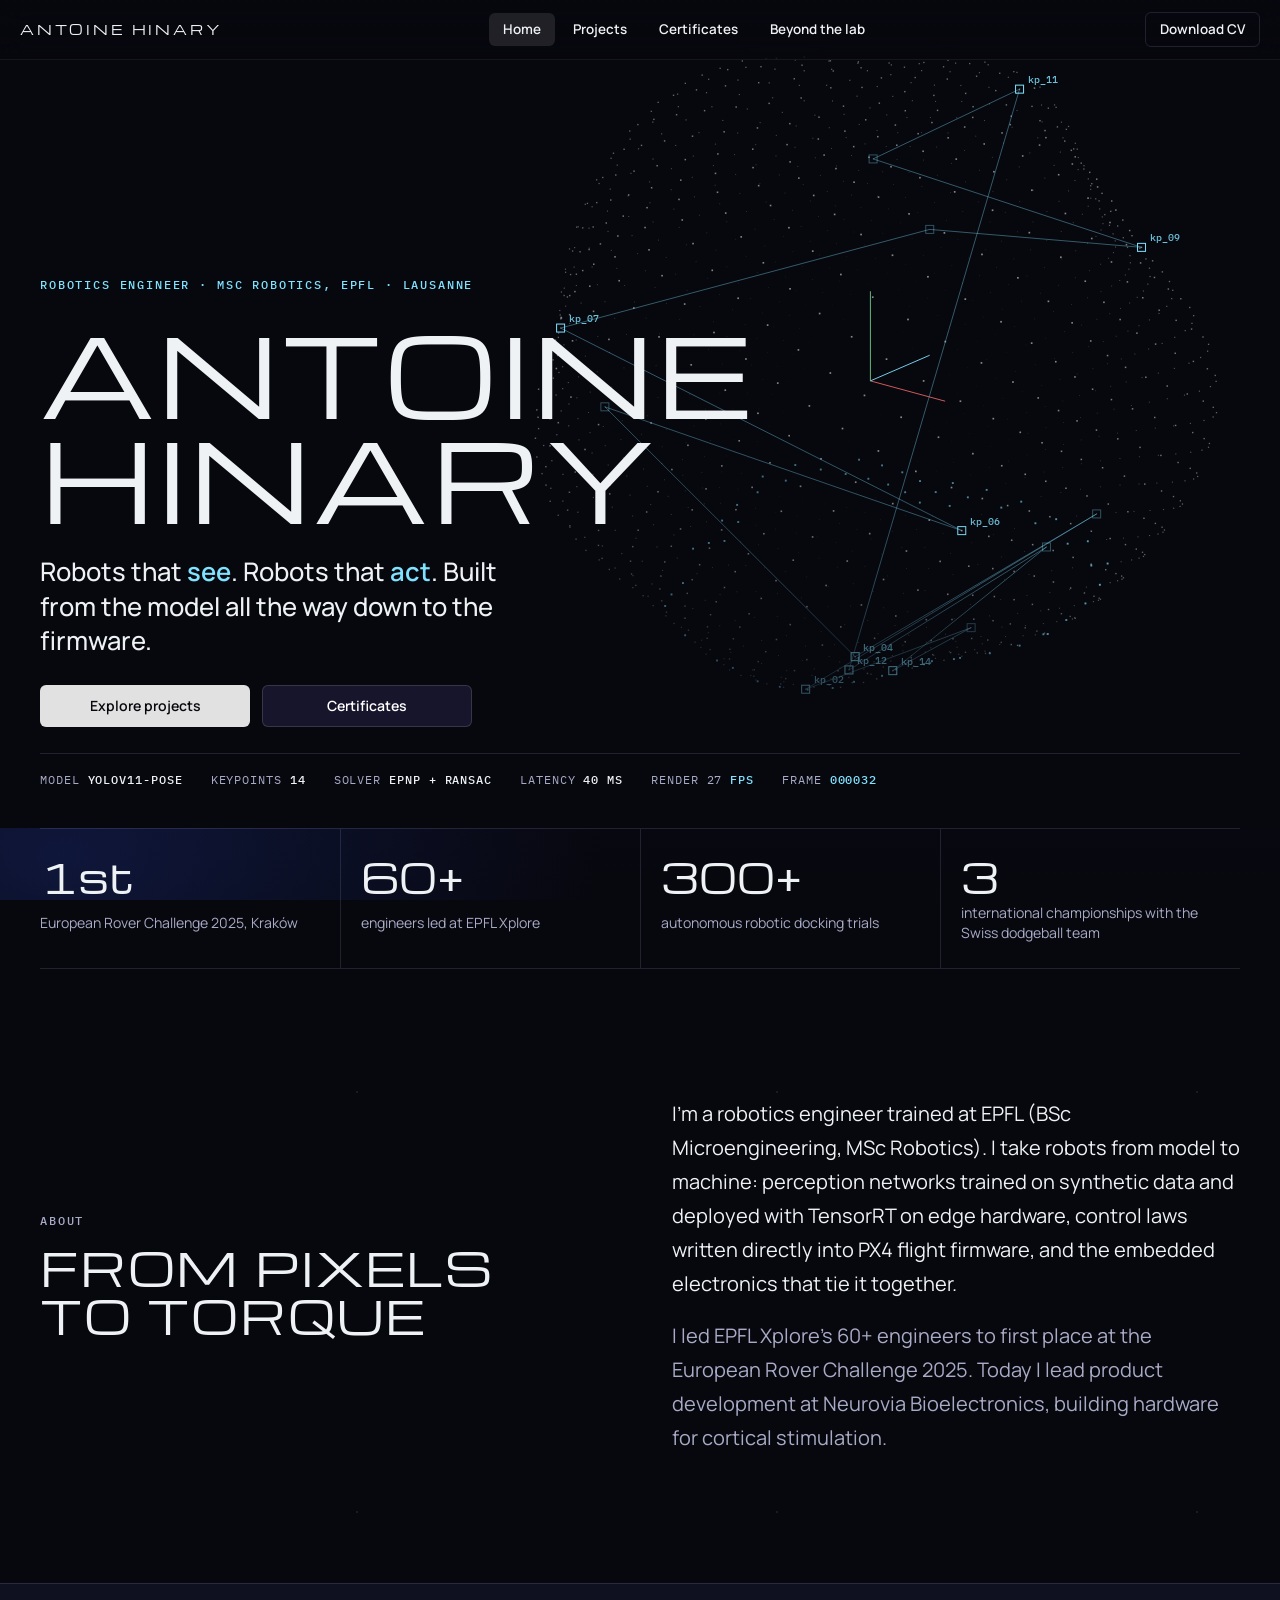
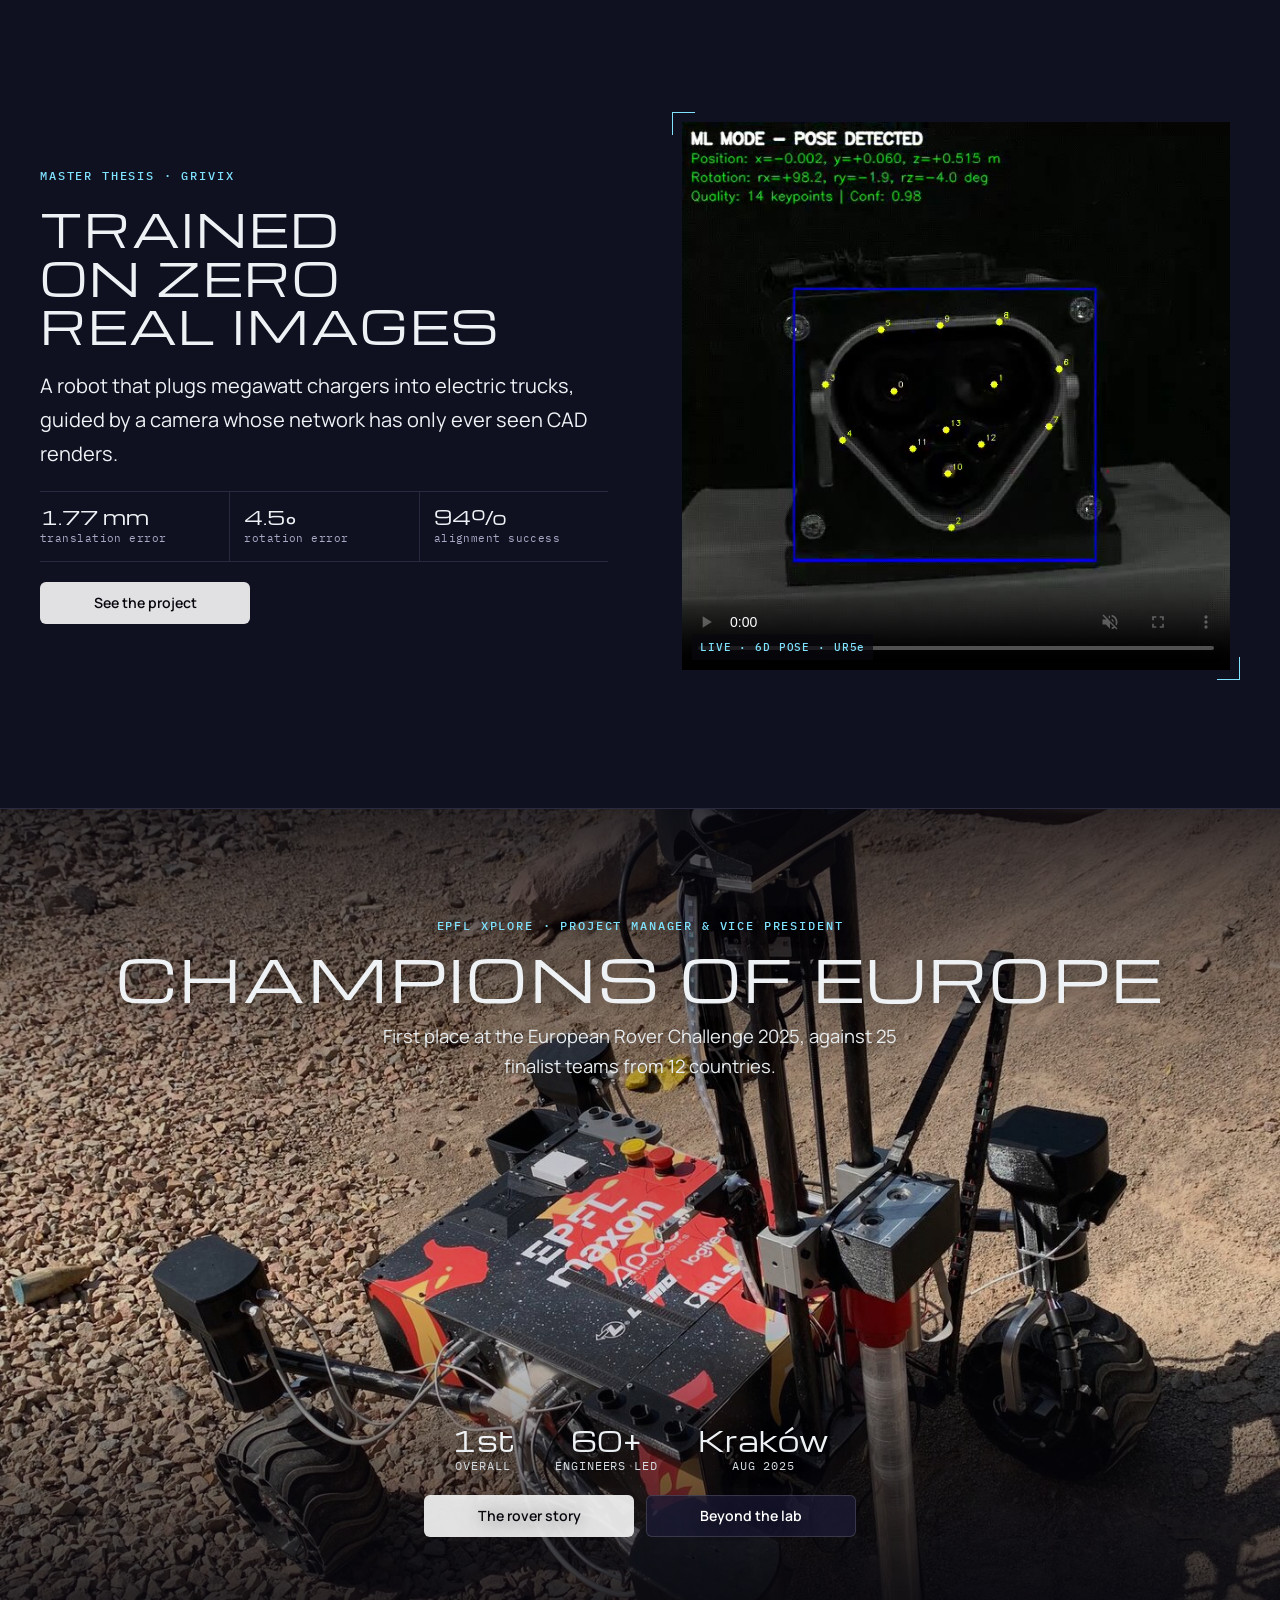
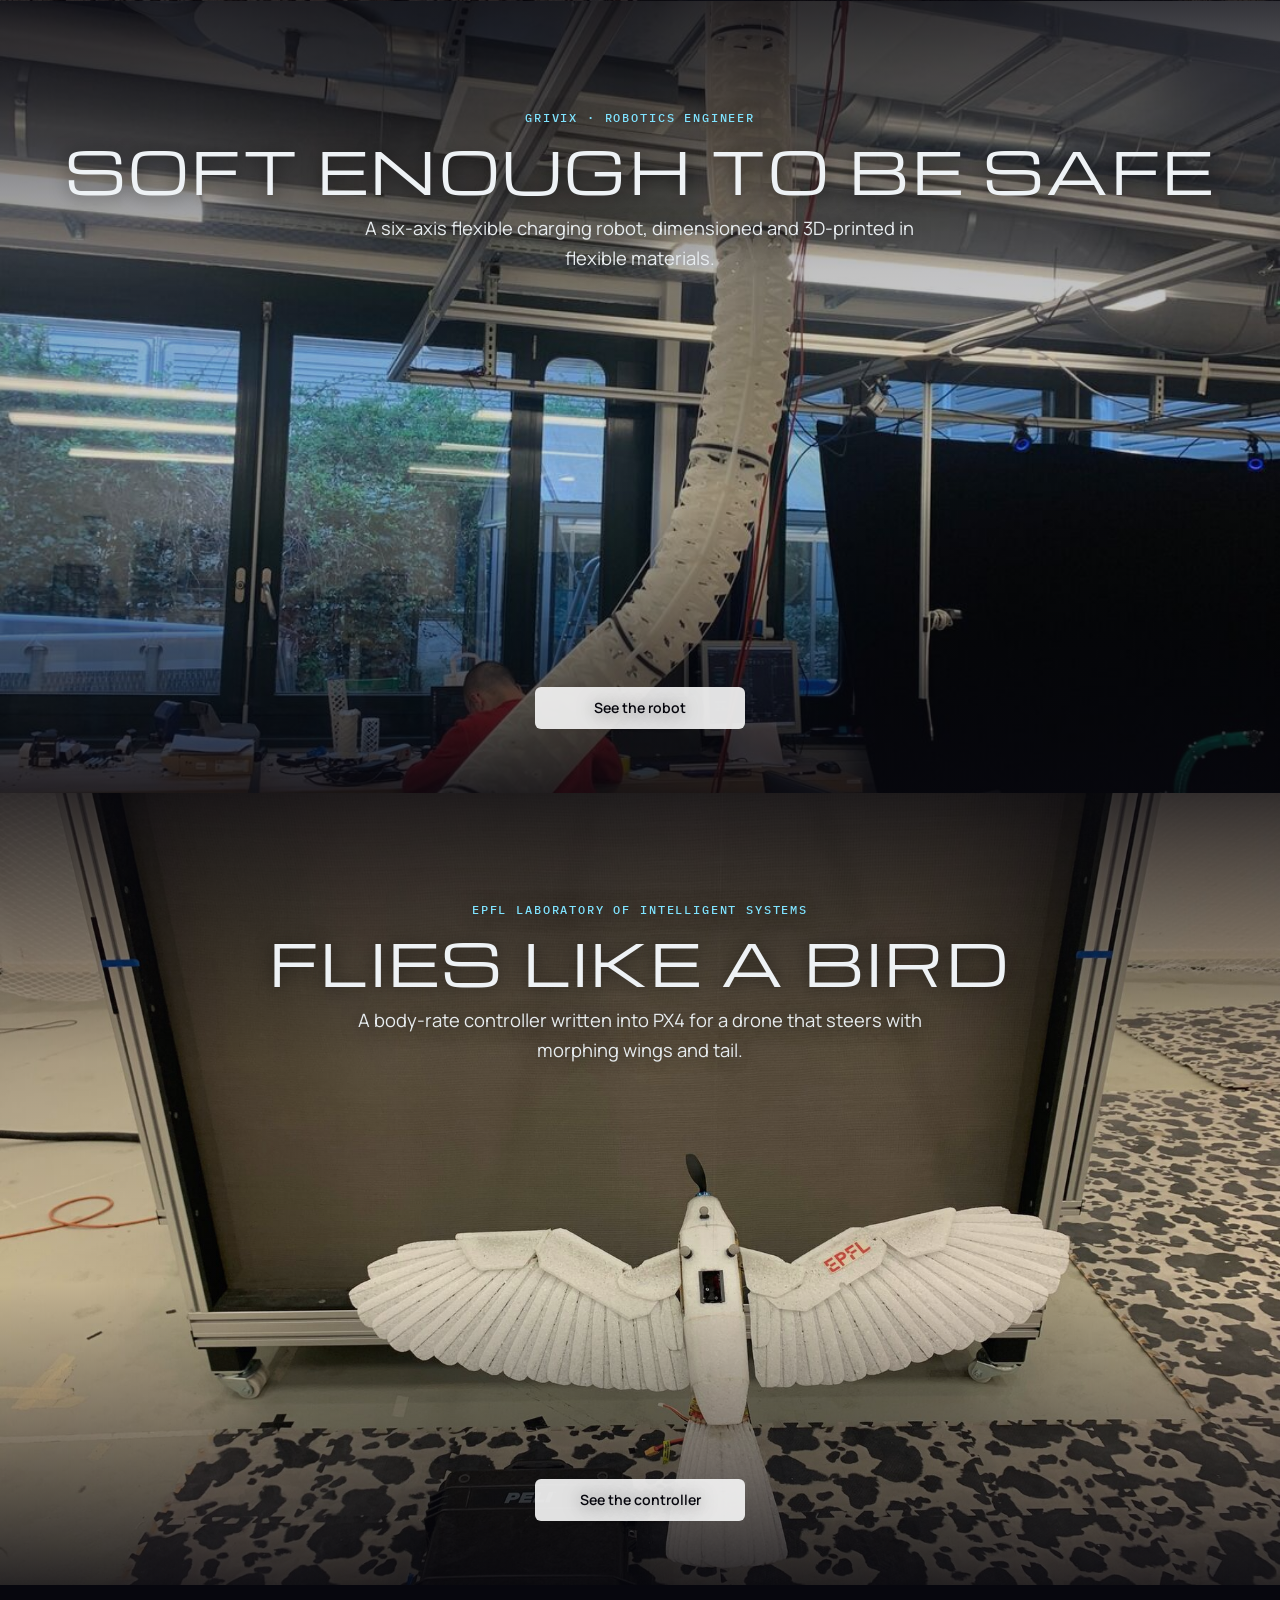
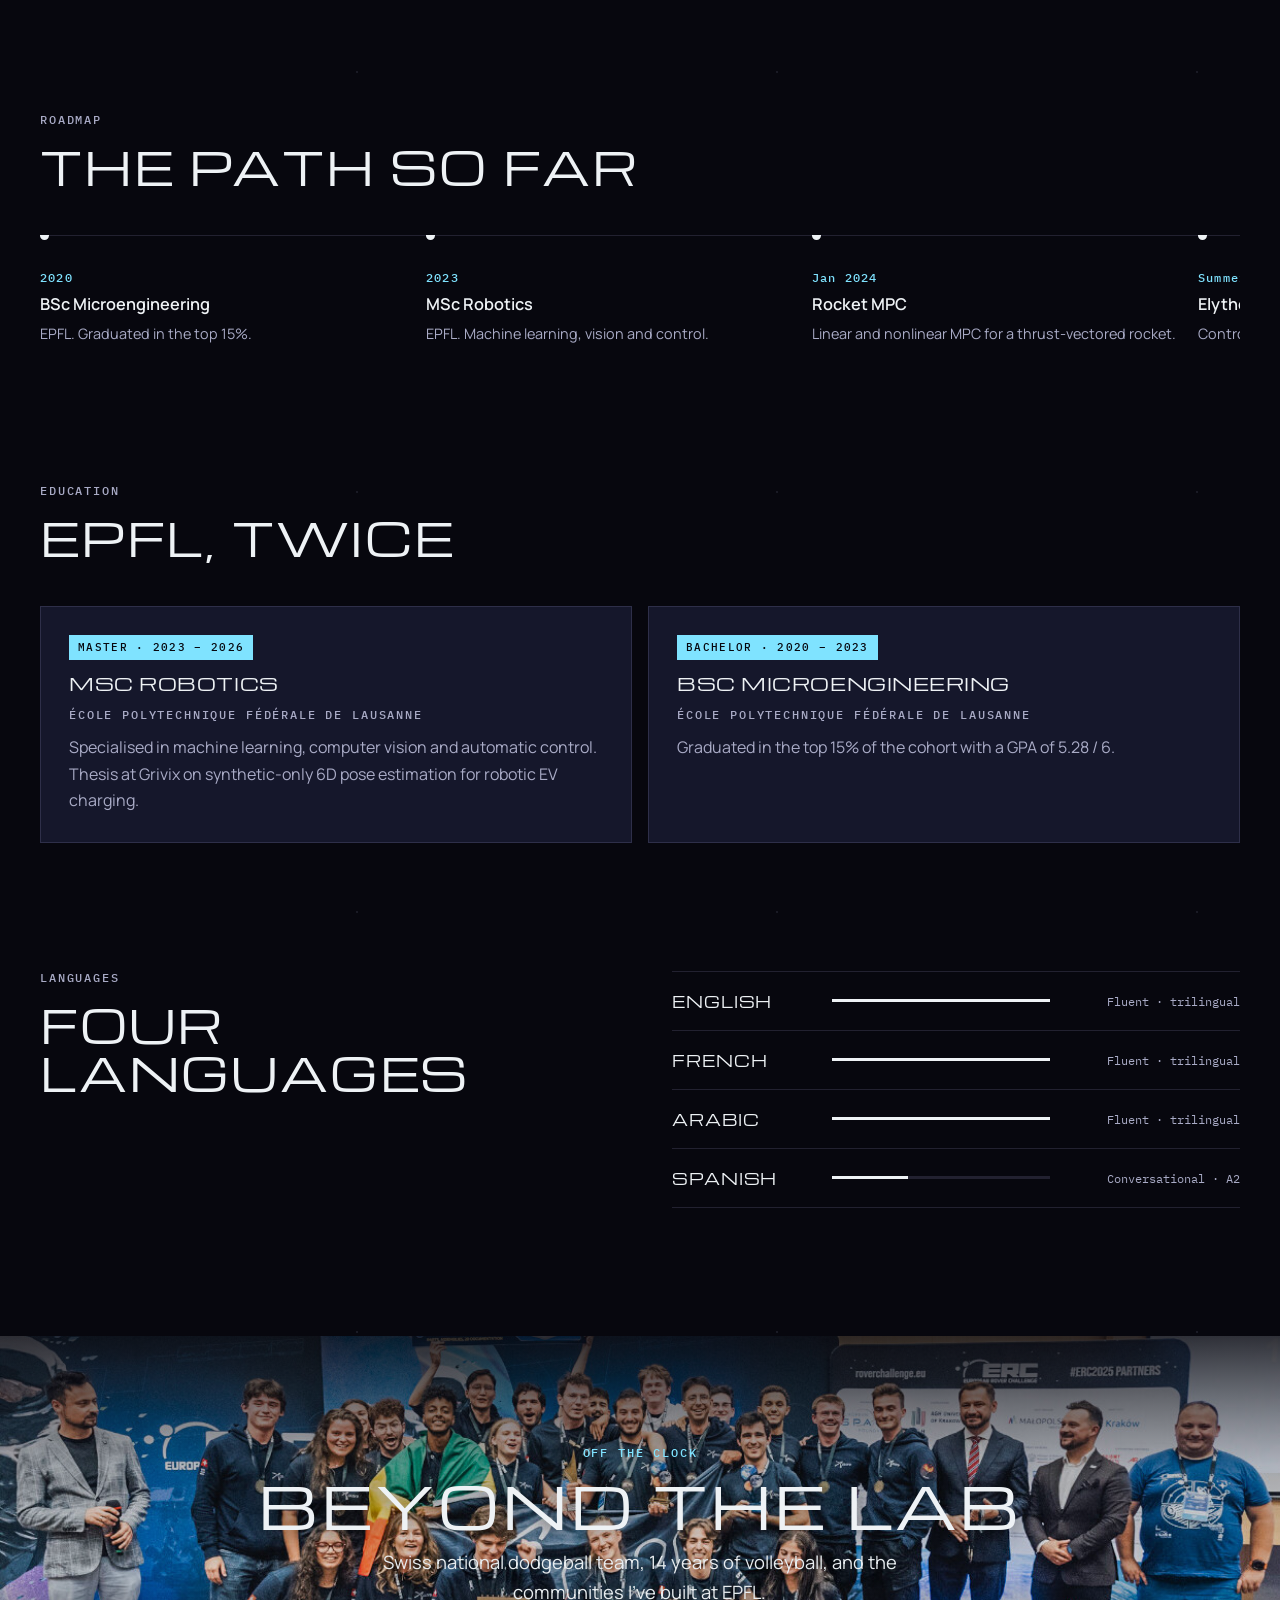
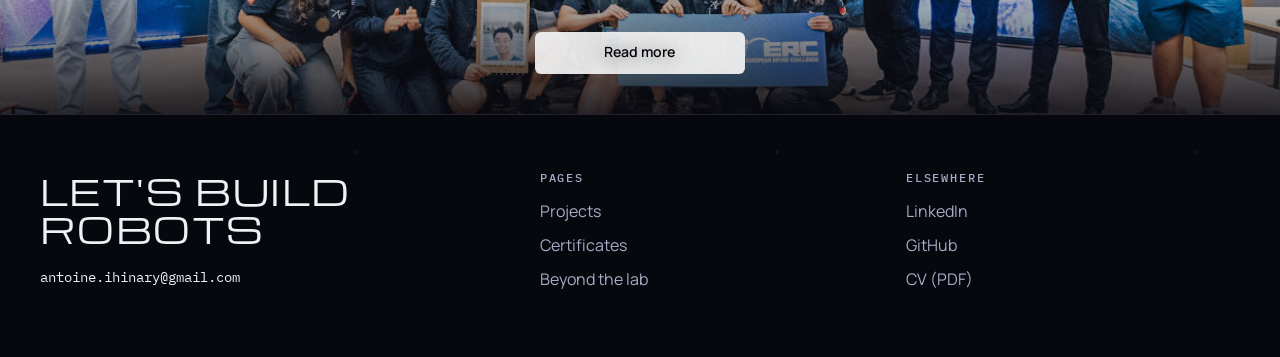
<file: index.html>
<!doctype html>
<html lang="en">
<head>
<meta charset="utf-8">
<meta name="viewport" content="width=device-width, initial-scale=1, viewport-fit=cover">
<title>Antoine Hinary</title>
<meta name="claude:viewport-fit-sides" content="cover">
<meta name="description" content="Antoine Hinary, robotics engineer (EPFL MSc Robotics). Perception, control and embedded systems for real robots.">
<link rel="preconnect" href="https://fonts.googleapis.com">
<link rel="preconnect" href="https://fonts.gstatic.com" crossorigin>
<link rel="stylesheet" href="https://fonts.googleapis.com/css2?family=Michroma&family=Manrope:wght@400;500;600;700&family=IBM+Plex+Mono:wght@400;500&display=swap">
<link rel="stylesheet" href="assets/css/site.css?v=3">
</head>
<body>

<nav class="nav" aria-label="Main">
  <a class="brand" href="index.html">ANTOINE HINARY</a>
  <div class="nav-links">
    <a href="index.html" aria-current="page">Home</a>
    <a href="projects.html">Projects</a>
    <a href="certificates.html">Certificates</a>
    <a href="beyond.html">Beyond the lab</a>
  </div>
  <a class="nav-cv" href="reports/Antoine_Hinary_CV.pdf" target="_blank" rel="noopener">Download CV</a>
  <button class="menu-btn" type="button" aria-expanded="false">Menu</button>
</nav>

<!-- ============ HERO ============ -->
<header class="hero">
  <canvas id="hero-canvas" aria-hidden="true"></canvas>
  <div class="wrap hero-inner">
    <p class="eyebrow ice">Robotics engineer · MSc Robotics, EPFL · Lausanne</p>
    <h1 class="display">Antoine<br>Hinary</h1>
    <p class="tag">Robots that <b>see</b>. Robots that <b>act</b>. Built from the model all the way down to the firmware.</p>
    <div class="actions">
      <a class="btn light" href="projects.html">Explore projects</a>
      <a class="btn dark" href="certificates.html">Certificates</a>
    </div>
    <div class="hud" aria-label="Thesis pipeline readout">
      <span>Model <b>YOLOv11-Pose</b></span>
      <span>Keypoints <b>14</b></span>
      <span>Solver <b>EPnP + RANSAC</b></span>
      <span>Latency <b>40 ms</b></span>
      <span>Render <b class="live"><span data-fps>60</span> fps</b></span>
      <span>Frame <b class="live" data-frame>000000</b></span>
    </div>
  </div>
</header>

<!-- ============ STATS ============ -->
<section class="wrap" aria-label="Highlights">
  <div class="stats">
    <div class="stat"><b>1st</b><span>European Rover Challenge 2025, Kraków</span></div>
    <div class="stat"><b>60+</b><span>engineers led at EPFL Xplore</span></div>
    <div class="stat"><b>300+</b><span>autonomous robotic docking trials</span></div>
    <div class="stat"><b>3</b><span>international championships with the Swiss dodgeball team</span></div>
  </div>
</section>

<!-- ============ ABOUT ============ -->
<section class="section">
  <div class="wrap split">
    <div class="section-head" style="margin:0">
      <p class="eyebrow">About</p>
      <h2 class="display">From pixels<br>to torque</h2>
    </div>
    <div style="display:grid; gap:18px">
      <p class="lead">I'm a robotics engineer trained at EPFL (BSc Microengineering, MSc Robotics). I take robots from model to machine: perception networks trained on synthetic data and deployed with TensorRT on edge hardware, control laws written directly into PX4 flight firmware, and the embedded electronics that tie it together.</p>
      <p class="lead muted">I led EPFL Xplore's 60+ engineers to first place at the European Rover Challenge 2025. Today I lead product development at Neurovia Bioelectronics, building hardware for cortical stimulation.</p>
    </div>
  </div>
</section>

<!-- ============ FEATURE: THESIS ============ -->
<section class="section" style="background:var(--panel); border-block:1px solid var(--line)">
  <div class="wrap split">
    <div style="display:grid; gap:20px">
      <p class="eyebrow ice">Master thesis · Grivix</p>
      <h2 class="display" style="font-size:clamp(1.6rem,3.6vw,2.8rem)">Trained on zero real images</h2>
      <p class="lead">A robot that plugs megawatt chargers into electric trucks, guided by a camera whose network has only ever seen CAD renders.</p>
      <div class="figs">
        <div class="fig"><b>1.77 mm</b><span>translation error</span></div>
        <div class="fig"><b>4.5°</b><span>rotation error</span></div>
        <div class="fig"><b>94%</b><span>alignment success</span></div>
      </div>
      <div class="actions"><a class="btn light" href="projects.html#thesis">See the project</a></div>
    </div>
    <div class="frame">
      <video src="assets/video/thesis-demo.mp4" poster="assets/img/thesis-demo-poster.jpg" muted autoplay loop playsinline controls preload="metadata"></video>
      <span class="readout">LIVE · 6D POSE · UR5e</span>
    </div>
  </div>
</section>

<!-- ============ FEATURE: ERC ============ -->
<section class="band">
  <img src="assets/img/erc-rover-arena.jpg" alt="The EPFL Xplore rover Phoenyx on the gravel course of the European Rover Challenge" loading="lazy">
  <div class="wrap top">
    <p class="eyebrow ice">EPFL Xplore · Project Manager &amp; Vice President</p>
    <h2 class="display">Champions of Europe</h2>
    <p class="sub">First place at the European Rover Challenge 2025, against 25 finalist teams from 12 countries.</p>
  </div>
  <div></div>
  <div class="wrap bottom">
    <div class="band-figs">
      <div><b>1st</b><span>overall</span></div>
      <div><b>60+</b><span>engineers led</span></div>
      <div><b>Kraków</b><span>Aug 2025</span></div>
    </div>
    <div class="actions"><a class="btn light" href="projects.html#erc">The rover story</a><a class="btn dark" href="beyond.html">Beyond the lab</a></div>
  </div>
</section>

<!-- ============ FEATURE: FLEX ROBOT ============ -->
<section class="band">
  <img src="assets/img/flex-robot.jpg" alt="Ceiling-mounted flexible robot arm holding an EV charging connector" loading="lazy" style="object-position:50% 40%">
  <div class="wrap top">
    <p class="eyebrow ice">Grivix · Robotics engineer</p>
    <h2 class="display">Soft enough to be safe</h2>
    <p class="sub">A six-axis flexible charging robot, dimensioned and 3D-printed in flexible materials.</p>
  </div>
  <div></div>
  <div class="wrap bottom">
    <div class="actions"><a class="btn light" href="projects.html#flex-robot">See the robot</a></div>
  </div>
</section>

<!-- ============ FEATURE: DRONE ============ -->
<section class="band">
  <img src="assets/img/drone-lab.jpg" alt="The white avian-inspired drone with morphing wings in the EPFL flight arena" loading="lazy">
  <div class="wrap top">
    <p class="eyebrow ice">EPFL Laboratory of Intelligent Systems</p>
    <h2 class="display">Flies like a bird</h2>
    <p class="sub">A body-rate controller written into PX4 for a drone that steers with morphing wings and tail.</p>
  </div>
  <div></div>
  <div class="wrap bottom">
    <div class="actions"><a class="btn light" href="projects.html#drone">See the controller</a></div>
  </div>
</section>

<!-- ============ ROADMAP ============ -->
<section class="section">
  <div class="wrap">
    <div class="section-head">
      <p class="eyebrow">Roadmap</p>
      <h2 class="display">The path so far</h2>
    </div>
    <div class="roadmap" tabindex="0" aria-label="Career timeline, scroll sideways">
      <ol>
        <li><span class="when">2020</span><h3>BSc Microengineering</h3><p>EPFL. Graduated in the top 15%.</p></li>
        <li><span class="when">2023</span><h3>MSc Robotics</h3><p>EPFL. Machine learning, vision and control.</p></li>
        <li><span class="when">Jan 2024</span><h3>Rocket MPC</h3><p>Linear and nonlinear MPC for a thrust-vectored rocket.</p></li>
        <li><span class="when">Summer 2024</span><h3>Elythor</h3><p>Controller architecture for a morphing tailsitter.</p></li>
        <li><span class="when">Sep 2024</span><h3>EPFL Xplore lead</h3><p>Project Manager and VP of a 60+ engineer team.</p></li>
        <li><span class="when">Sep 2024</span><h3>Avian drone</h3><p>Body-rate control inside PX4.</p></li>
        <li><span class="when">Feb 2025</span><h3>Grivix</h3><p>6-DoF manipulator and flexible charging robot.</p></li>
        <li><span class="when">Aug 2025</span><h3>ERC 2025 winners</h3><p>First place in Kraków.</p></li>
        <li><span class="when">Oct 2025</span><h3>Master thesis</h3><p>Synthetic-only 6D pose and docking.</p></li>
        <li><span class="when">Jan 2026</span><h3>Neurovia</h3><p>VP of Product Development, neurostimulation.</p></li>
        <li><span class="when">May 2026</span><h3>MSc graduated</h3><p>EPFL Robotics.</p></li>
        <li><span class="when">Oct 2026</span><h3>SkyPilot Agent</h3><p>An LLM agent that flies a drone over MCP.</p></li>
        <li class="next"><span class="when">Next</span><h3>Deep-tech robotics</h3><p>Building toward robots that leave the lab and ship.</p></li>
      </ol>
    </div>
  </div>
</section>

<!-- ============ EDUCATION ============ -->
<section class="section" style="padding-top:0">
  <div class="wrap">
    <div class="section-head">
      <p class="eyebrow">Education</p>
      <h2 class="display">EPFL, twice</h2>
    </div>
    <div class="cards">
      <article class="card">
        <span class="status done">Master · 2023 – 2026</span>
        <h3>MSc Robotics</h3>
        <div class="meta"><span class="eyebrow">École Polytechnique Fédérale de Lausanne</span></div>
        <p>Specialised in machine learning, computer vision and automatic control. Thesis at Grivix on synthetic-only 6D pose estimation for robotic EV charging.</p>
      </article>
      <article class="card">
        <span class="status done">Bachelor · 2020 – 2023</span>
        <h3>BSc Microengineering</h3>
        <div class="meta"><span class="eyebrow">École Polytechnique Fédérale de Lausanne</span></div>
        <p>Graduated in the top 15% of the cohort with a GPA of 5.28 / 6.</p>
      </article>
    </div>
  </div>
</section>

<!-- ============ LANGUAGES ============ -->
<section class="section" style="padding-top:0">
  <div class="wrap split" style="align-items:start">
    <div class="section-head" style="margin:0">
      <p class="eyebrow">Languages</p>
      <h2 class="display">Four languages</h2>
    </div>
    <div class="langs">
      <div class="lang"><b>English</b><div class="meter"><i style="width:100%"></i></div><span>Fluent · trilingual</span></div>
      <div class="lang"><b>French</b><div class="meter"><i style="width:100%"></i></div><span>Fluent · trilingual</span></div>
      <div class="lang"><b>Arabic</b><div class="meter"><i style="width:100%"></i></div><span>Fluent · trilingual</span></div>
      <div class="lang"><b>Spanish</b><div class="meter"><i style="width:35%"></i></div><span>Conversational · A2</span></div>
    </div>
  </div>
</section>

<!-- ============ CTA ============ -->
<section class="band" style="min-height:auto">
  <img src="assets/img/erc-winners.jpg" alt="EPFL Xplore team celebrating first place at the European Rover Challenge 2025" loading="lazy">
  <div class="wrap top" style="padding-bottom:40px">
    <p class="eyebrow ice">Off the clock</p>
    <h2 class="display">Beyond the lab</h2>
    <p class="sub">Swiss national dodgeball team, 14 years of volleyball, and the communities I've built at EPFL.</p>
    <div class="actions" style="justify-content:center; margin-top:12px"><a class="btn light" href="beyond.html">Read more</a></div>
  </div>
</section>

<footer>
  <div class="wrap foot">
    <div style="display:grid; gap:14px">
      <h2 class="display">Let's build robots</h2>
      <p class="copy">antoine.ihinary@gmail.com</p>
    </div>
    <div><p class="eyebrow">Pages</p><ul><li><a href="projects.html">Projects</a></li><li><a href="certificates.html">Certificates</a></li><li><a href="beyond.html">Beyond the lab</a></li></ul></div>
    <div><p class="eyebrow">Elsewhere</p><ul>
      <li><a href="https://www.linkedin.com/in/antoine-hinary/" target="_blank" rel="noopener">LinkedIn</a></li>
      <li><a href="https://github.com/antoinehinary" target="_blank" rel="noopener">GitHub</a></li>
      <li><a href="reports/Antoine_Hinary_CV.pdf" target="_blank" rel="noopener">CV (PDF)</a></li>
    </ul></div>
  </div>
</footer>

<script src="assets/js/site.js?v=3"></script>
</body>
</html>
</file>
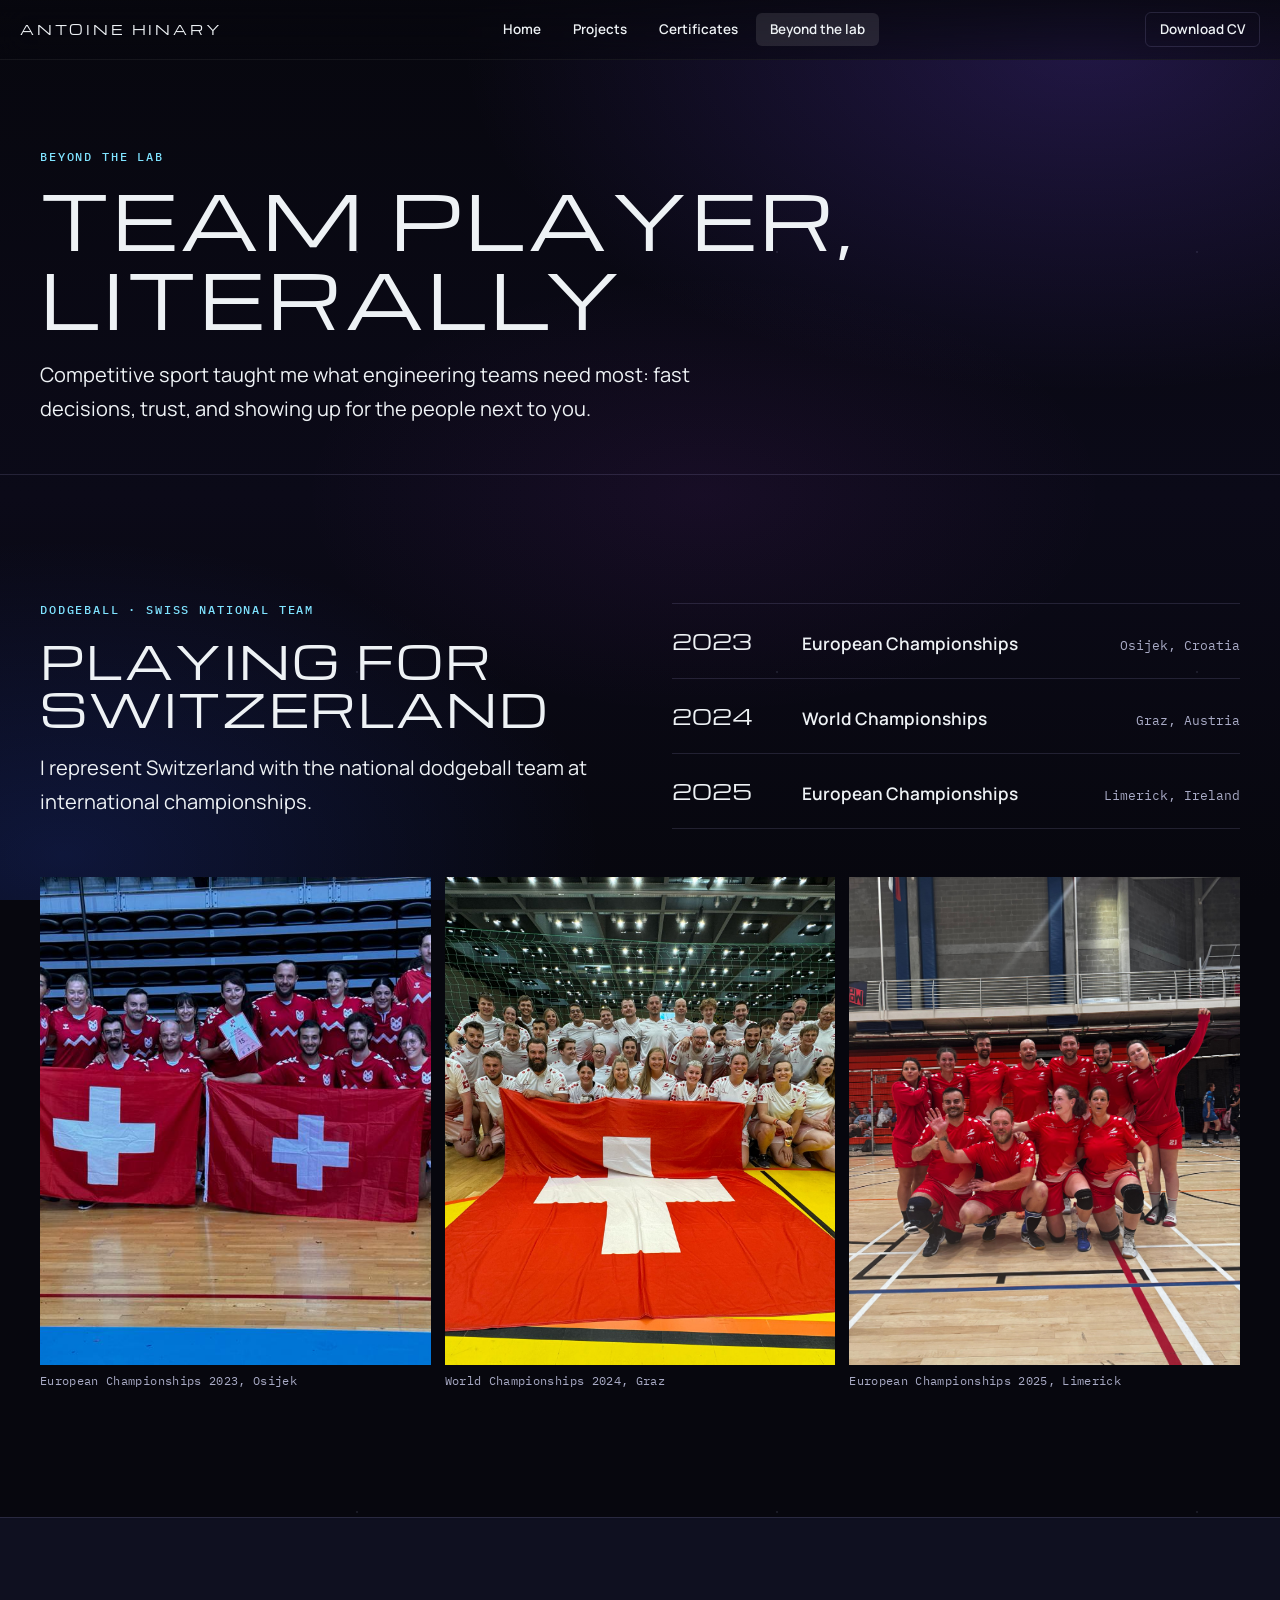
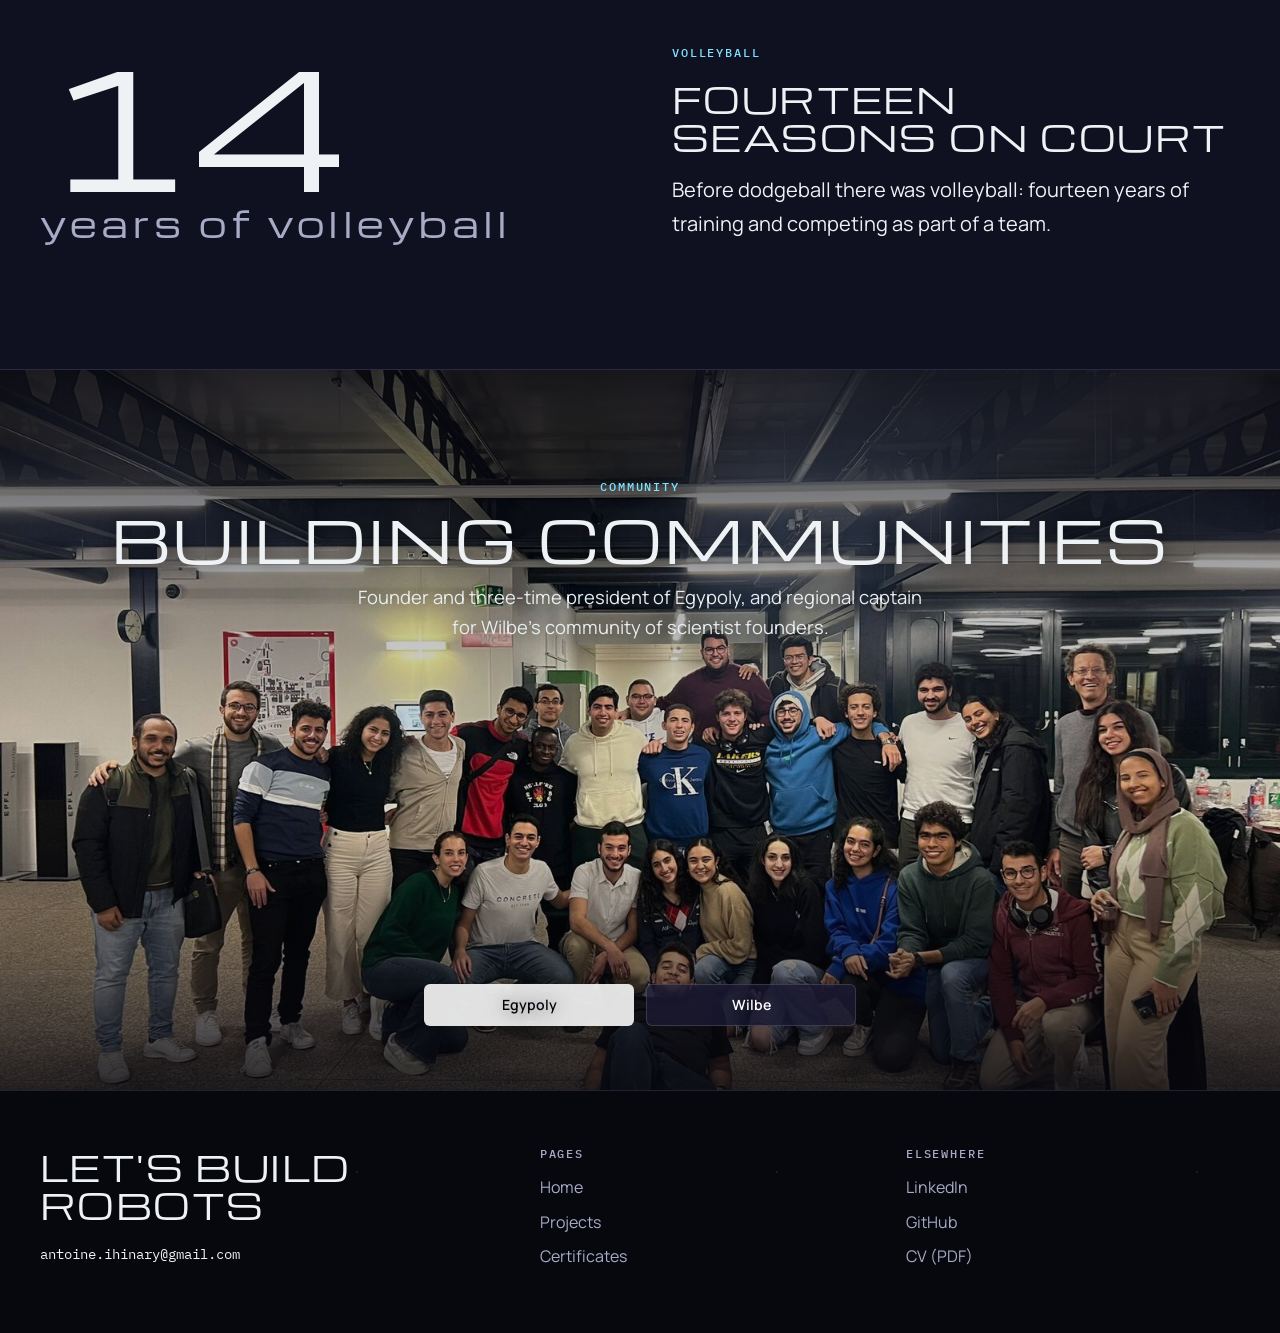
<file: beyond.html>
<!doctype html>
<html lang="en">
<head>
<meta charset="utf-8">
<meta name="viewport" content="width=device-width, initial-scale=1, viewport-fit=cover">
<title>Beyond the lab · Antoine Hinary</title>
<meta name="description" content="Swiss national dodgeball team, 14 years of volleyball, and community work at EPFL.">
<link rel="preconnect" href="https://fonts.googleapis.com">
<link rel="preconnect" href="https://fonts.gstatic.com" crossorigin>
<link rel="stylesheet" href="https://fonts.googleapis.com/css2?family=Michroma&family=Manrope:wght@400;500;600;700&family=IBM+Plex+Mono:wght@400;500&display=swap">
<link rel="stylesheet" href="assets/css/site.css?v=3">
</head>
<body>

<nav class="nav" aria-label="Main">
  <a class="brand" href="index.html">ANTOINE HINARY</a>
  <div class="nav-links">
    <a href="index.html">Home</a>
    <a href="projects.html">Projects</a>
    <a href="certificates.html">Certificates</a>
    <a href="beyond.html" aria-current="page">Beyond the lab</a>
  </div>
  <a class="nav-cv" href="reports/Antoine_Hinary_CV.pdf" target="_blank" rel="noopener">Download CV</a>
  <button class="menu-btn" type="button" aria-expanded="false">Menu</button>
</nav>

<header class="page-hero">
  <div class="wrap">
    <p class="eyebrow ice">Beyond the lab</p>
    <h1 class="display">Team player,<br>literally</h1>
    <p class="lead">Competitive sport taught me what engineering teams need most: fast decisions, trust, and showing up for the people next to you.</p>
  </div>
</header>

<main>
  <!-- DODGEBALL -->
  <section class="section">
    <div class="wrap split" style="align-items:start">
      <div style="display:grid; gap:18px">
        <p class="eyebrow ice">Dodgeball · Swiss national team</p>
        <h2 class="display" style="font-size:clamp(1.6rem,3.6vw,2.8rem)">Playing for Switzerland</h2>
        <p class="lead">I represent Switzerland with the national dodgeball team at international championships.</p>
      </div>
      <div class="events">
        <div class="event"><span class="yr">2023</span><h3>European Championships</h3><span class="where">Osijek, Croatia</span></div>
        <div class="event"><span class="yr">2024</span><h3>World Championships</h3><span class="where">Graz, Austria</span></div>
        <div class="event"><span class="yr">2025</span><h3>European Championships</h3><span class="where">Limerick, Ireland</span></div>
      </div>
    </div>
    <div class="wrap" style="margin-top:48px">
      <div class="media g3">
        <figure class="slot cover" data-img="assets/img/dodgeball-1.jpg" data-caption="European Championships 2023, Osijek">
          <span class="eyebrow">Image slot</span><p>Euro 2023, Osijek</p><code>assets/img/dodgeball-1.jpg</code>
        </figure>
        <figure class="slot cover" data-img="assets/img/dodgeball-2.jpg" data-caption="World Championships 2024, Graz">
          <span class="eyebrow">Image slot</span><p>Worlds 2024, Graz</p><code>assets/img/dodgeball-2.jpg</code>
        </figure>
        <figure class="slot cover" data-img="assets/img/dodgeball-3.jpg" data-caption="European Championships 2025, Limerick">
          <span class="eyebrow">Image slot</span><p>Euro 2025, Limerick</p><code>assets/img/dodgeball-3.jpg</code>
        </figure>
      </div>
    </div>
  </section>

  <!-- VOLLEYBALL -->
  <section class="section" style="background:var(--panel); border-block:1px solid var(--line)">
    <div class="wrap split">
      <p class="bignum">14<small>years of volleyball</small></p>
      <div style="display:grid; gap:18px">
        <p class="eyebrow ice">Volleyball</p>
        <h2 class="display" style="font-size:clamp(1.4rem,3vw,2.2rem)">Fourteen seasons on court</h2>
        <p class="lead">Before dodgeball there was volleyball: fourteen years of training and competing as part of a team.</p>
      </div>
    </div>
  </section>

  <!-- COMMUNITY -->
  <section class="band" style="min-height:min(80svh,760px)">
    <img src="assets/img/egypoly-community.jpg" alt="Egypoly members gathered at an EPFL event" loading="lazy">
    <div class="wrap top">
      <p class="eyebrow ice">Community</p>
      <h2 class="display">Building communities</h2>
      <p class="sub">Founder and three-time president of Egypoly, and regional captain for Wilbe's community of scientist founders.</p>
    </div>
    <div></div>
    <div class="wrap bottom">
      <div class="actions"><a class="btn light" href="projects.html#egypoly">Egypoly</a><a class="btn dark" href="projects.html#wilbe">Wilbe</a></div>
    </div>
  </section>
</main>

<footer>
  <div class="wrap foot">
    <div style="display:grid; gap:14px">
      <h2 class="display">Let's build robots</h2>
      <p class="copy">antoine.ihinary@gmail.com</p>
    </div>
    <div><p class="eyebrow">Pages</p><ul><li><a href="index.html">Home</a></li><li><a href="projects.html">Projects</a></li><li><a href="certificates.html">Certificates</a></li></ul></div>
    <div><p class="eyebrow">Elsewhere</p><ul>
      <li><a href="https://www.linkedin.com/in/antoine-hinary/" target="_blank" rel="noopener">LinkedIn</a></li>
      <li><a href="https://github.com/antoinehinary" target="_blank" rel="noopener">GitHub</a></li>
      <li><a href="reports/Antoine_Hinary_CV.pdf" target="_blank" rel="noopener">CV (PDF)</a></li>
    </ul></div>
  </div>
</footer>

<script src="assets/js/site.js?v=3"></script>
</body>
</html>
</file>
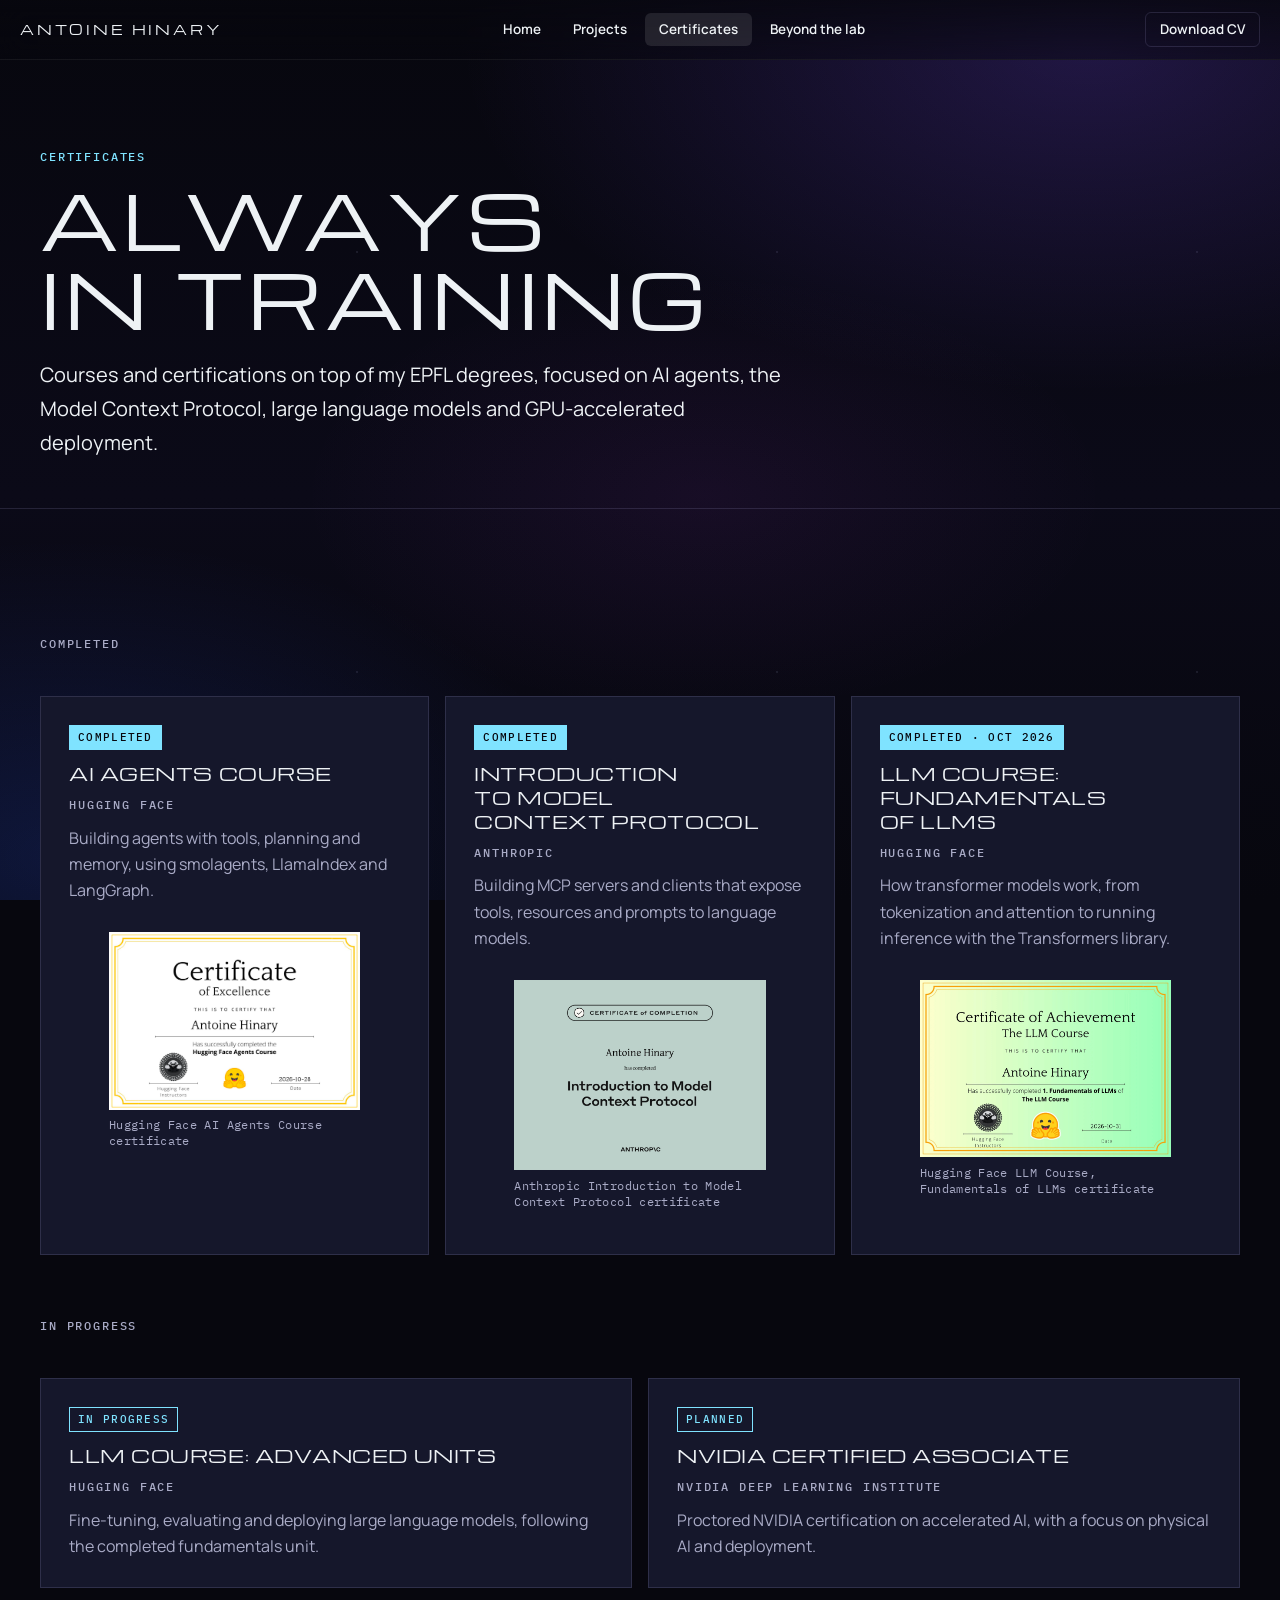
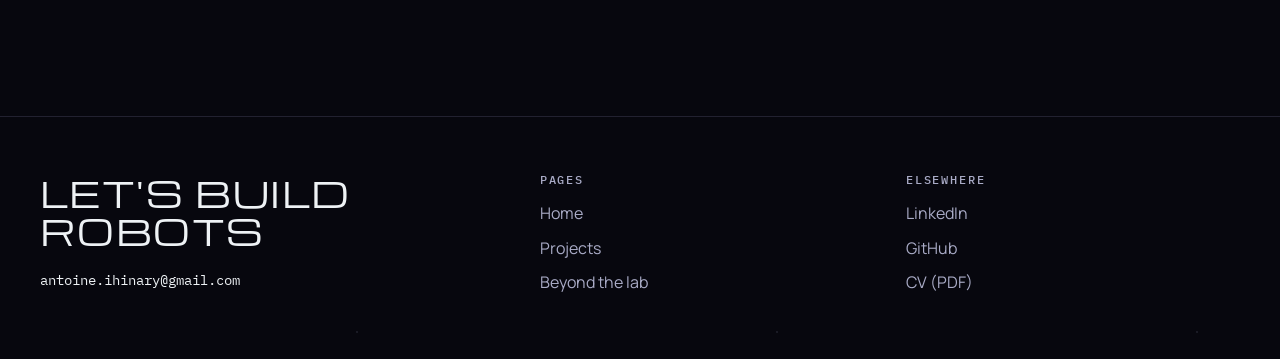
<file: certificates.html>
<!doctype html>
<html lang="en">
<head>
<meta charset="utf-8">
<meta name="viewport" content="width=device-width, initial-scale=1, viewport-fit=cover">
<title>Certificates · Antoine Hinary</title>
<meta name="description" content="Courses and certifications completed and in progress by Antoine Hinary.">
<link rel="preconnect" href="https://fonts.googleapis.com">
<link rel="preconnect" href="https://fonts.gstatic.com" crossorigin>
<link rel="stylesheet" href="https://fonts.googleapis.com/css2?family=Michroma&family=Manrope:wght@400;500;600;700&family=IBM+Plex+Mono:wght@400;500&display=swap">
<link rel="stylesheet" href="assets/css/site.css?v=3">
</head>
<body>

<nav class="nav" aria-label="Main">
  <a class="brand" href="index.html">ANTOINE HINARY</a>
  <div class="nav-links">
    <a href="index.html">Home</a>
    <a href="projects.html">Projects</a>
    <a href="certificates.html" aria-current="page">Certificates</a>
    <a href="beyond.html">Beyond the lab</a>
  </div>
  <a class="nav-cv" href="reports/Antoine_Hinary_CV.pdf" target="_blank" rel="noopener">Download CV</a>
  <button class="menu-btn" type="button" aria-expanded="false">Menu</button>
</nav>

<header class="page-hero">
  <div class="wrap">
    <p class="eyebrow ice">Certificates</p>
    <h1 class="display">Always<br>in training</h1>
    <p class="lead">Courses and certifications on top of my EPFL degrees, focused on AI agents, the Model Context Protocol, large language models and GPU-accelerated deployment.</p>
  </div>
</header>

<main class="section">
  <div class="wrap" style="display:grid; gap:64px">

    <section>
      <div class="section-head"><p class="eyebrow">Completed</p></div>
      <div class="cards">
        <!-- To add a certificate: copy one <article class="card"> block.
             Optional image: put it in assets/certs/ with the file name used in data-img. -->
        <article class="card">
          <span class="status done">Completed</span>
          <h3>AI Agents Course</h3>
          <span class="eyebrow">Hugging Face</span>
          <p>Building agents with tools, planning and memory, using smolagents, LlamaIndex and LangGraph.</p>
          <figure class="slot" data-img="assets/certs/hf-agents-course.jpg" data-caption="Hugging Face AI Agents Course certificate" style="min-height:140px">
            <span class="eyebrow">Image slot</span><code>assets/certs/hf-agents-course.jpg</code>
          </figure>
        </article>
        <article class="card">
          <span class="status done">Completed</span>
          <h3>Introduction to Model Context Protocol</h3>
          <span class="eyebrow">Anthropic</span>
          <p>Building MCP servers and clients that expose tools, resources and prompts to language models.</p>
          <figure class="slot" data-img="assets/certs/anthropic-mcp.jpg" data-caption="Anthropic Introduction to Model Context Protocol certificate" style="min-height:140px">
            <span class="eyebrow">Image slot</span><code>assets/certs/anthropic-mcp.jpg</code>
          </figure>
        </article>
        <article class="card">
          <span class="status done">Completed · Oct 2026</span>
          <h3>LLM Course: Fundamentals of LLMs</h3>
          <span class="eyebrow">Hugging Face</span>
          <p>How transformer models work, from tokenization and attention to running inference with the Transformers library.</p>
          <figure class="slot" data-img="assets/certs/hf-llm-course.jpg" data-caption="Hugging Face LLM Course, Fundamentals of LLMs certificate" style="min-height:140px">
            <span class="eyebrow">Image slot</span><code>assets/certs/hf-llm-course.jpg</code>
          </figure>
        </article>
      </div>
    </section>

    <section>
      <div class="section-head"><p class="eyebrow">In progress</p></div>
      <div class="cards">
        <article class="card">
          <span class="status prog">In progress</span>
          <h3>LLM Course: advanced units</h3>
          <span class="eyebrow">Hugging Face</span>
          <p>Fine-tuning, evaluating and deploying large language models, following the completed fundamentals unit.</p>
        </article>
        <article class="card">
          <span class="status prog">Planned</span>
          <h3>NVIDIA Certified Associate</h3>
          <span class="eyebrow">NVIDIA Deep Learning Institute</span>
          <p>Proctored NVIDIA certification on accelerated AI, with a focus on physical AI and deployment.</p>
        </article>
      </div>
    </section>

  </div>
</main>

<footer>
  <div class="wrap foot">
    <div style="display:grid; gap:14px">
      <h2 class="display">Let's build robots</h2>
      <p class="copy">antoine.ihinary@gmail.com</p>
    </div>
    <div><p class="eyebrow">Pages</p><ul><li><a href="index.html">Home</a></li><li><a href="projects.html">Projects</a></li><li><a href="beyond.html">Beyond the lab</a></li></ul></div>
    <div><p class="eyebrow">Elsewhere</p><ul>
      <li><a href="https://www.linkedin.com/in/antoine-hinary/" target="_blank" rel="noopener">LinkedIn</a></li>
      <li><a href="https://github.com/antoinehinary" target="_blank" rel="noopener">GitHub</a></li>
      <li><a href="reports/Antoine_Hinary_CV.pdf" target="_blank" rel="noopener">CV (PDF)</a></li>
    </ul></div>
  </div>
</footer>

<script src="assets/js/site.js?v=3"></script>
</body>
</html>
</file>
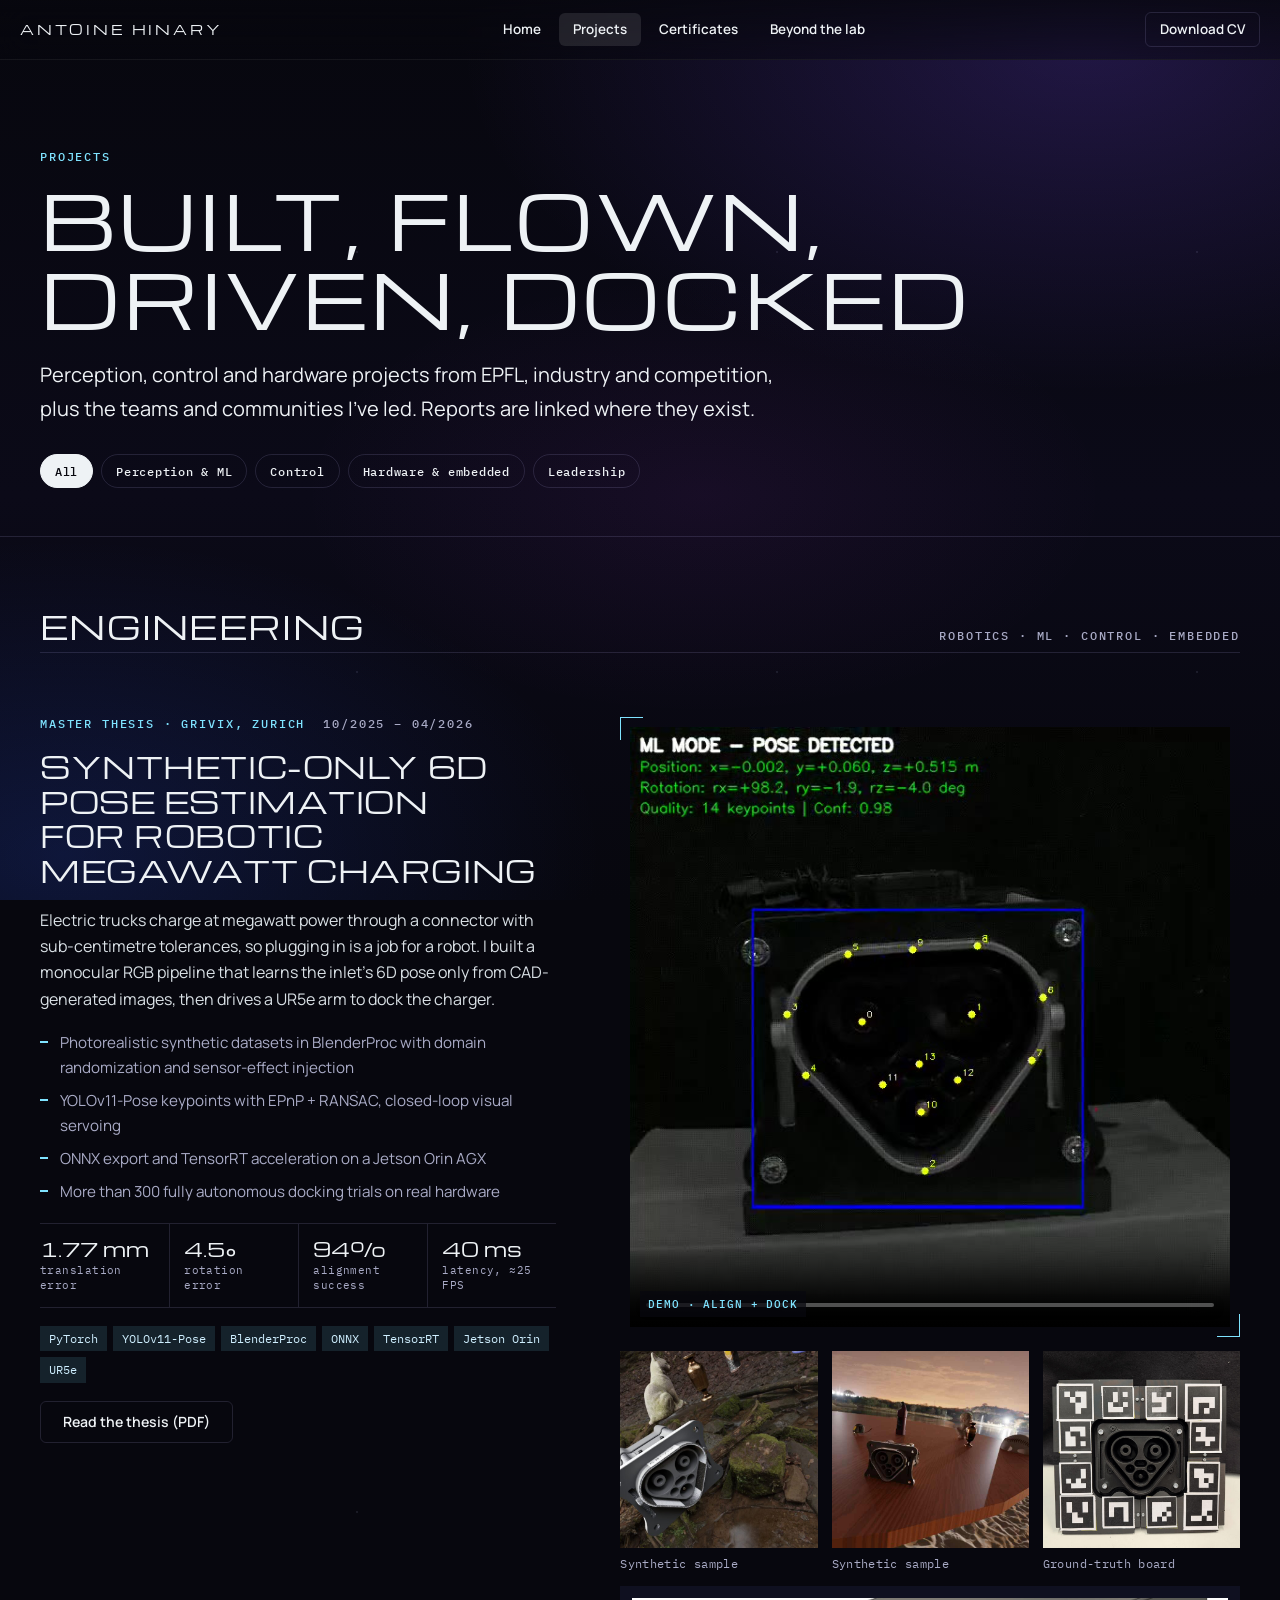
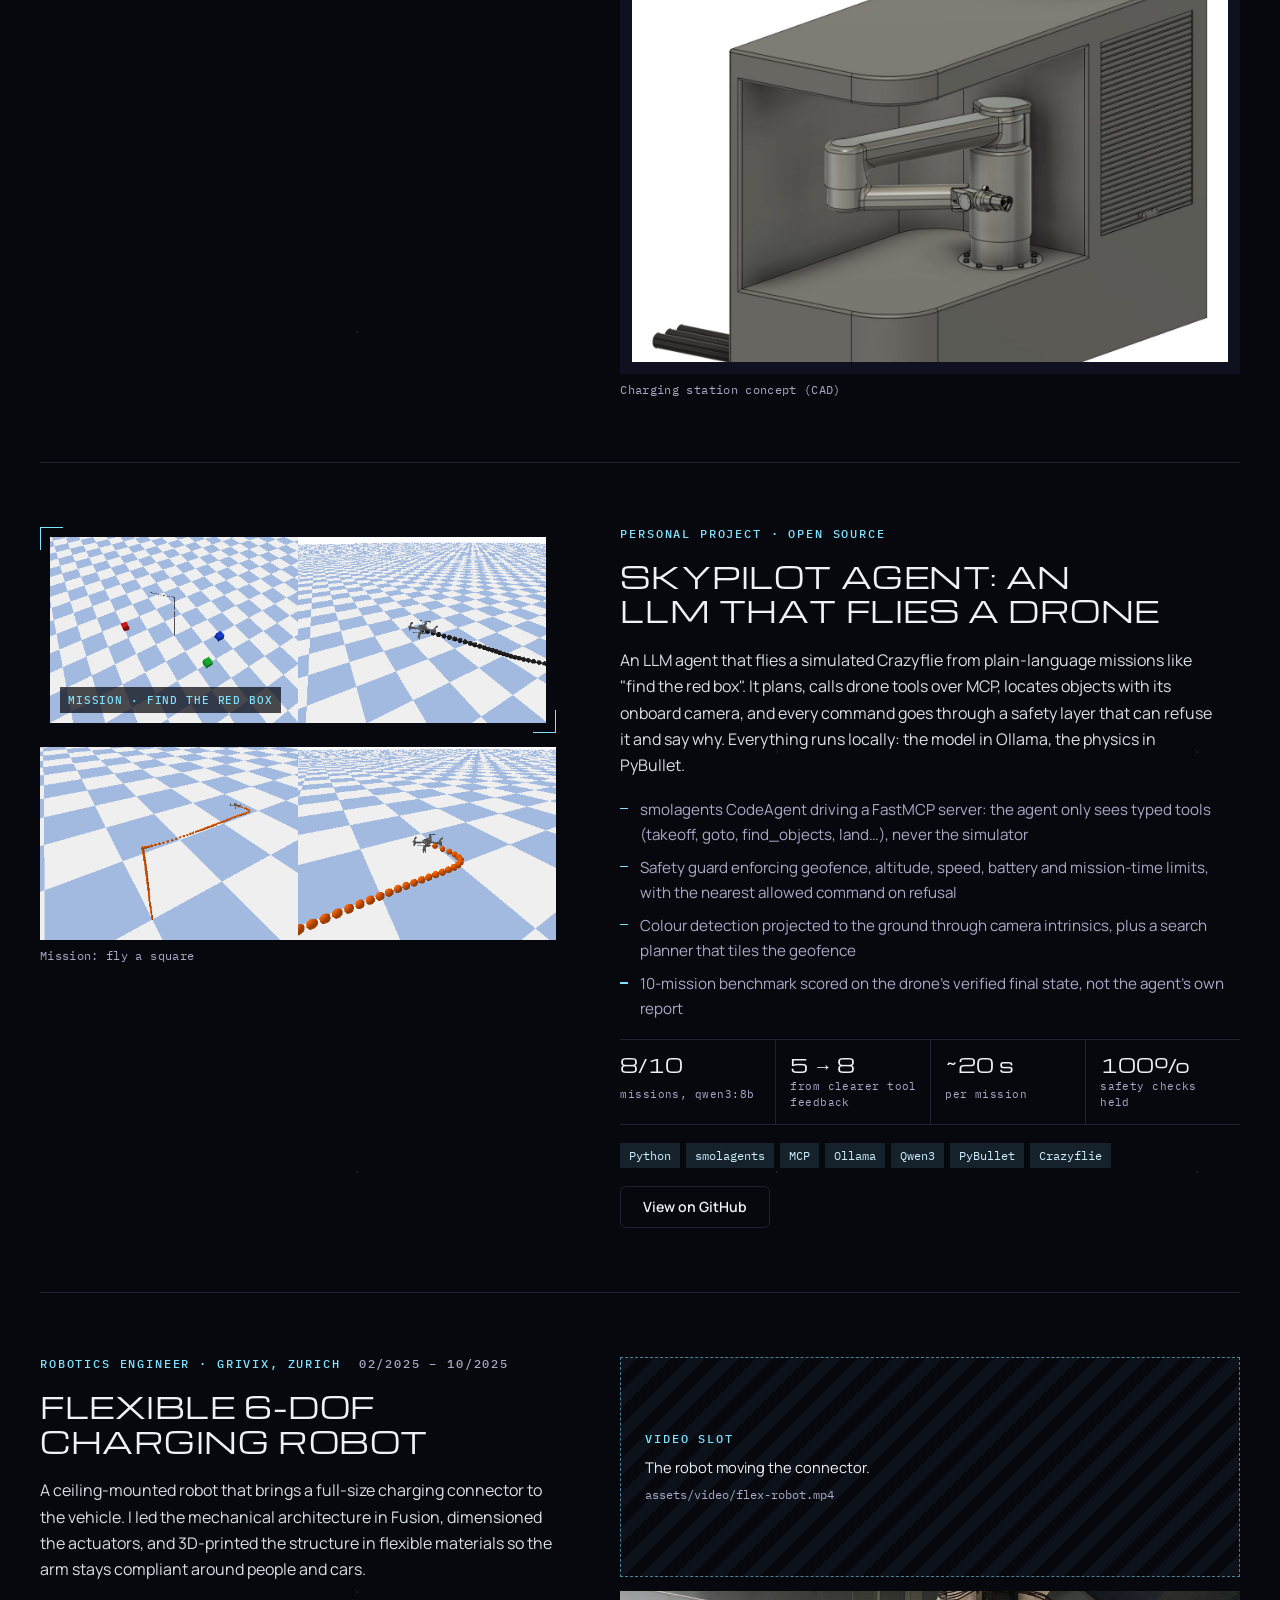
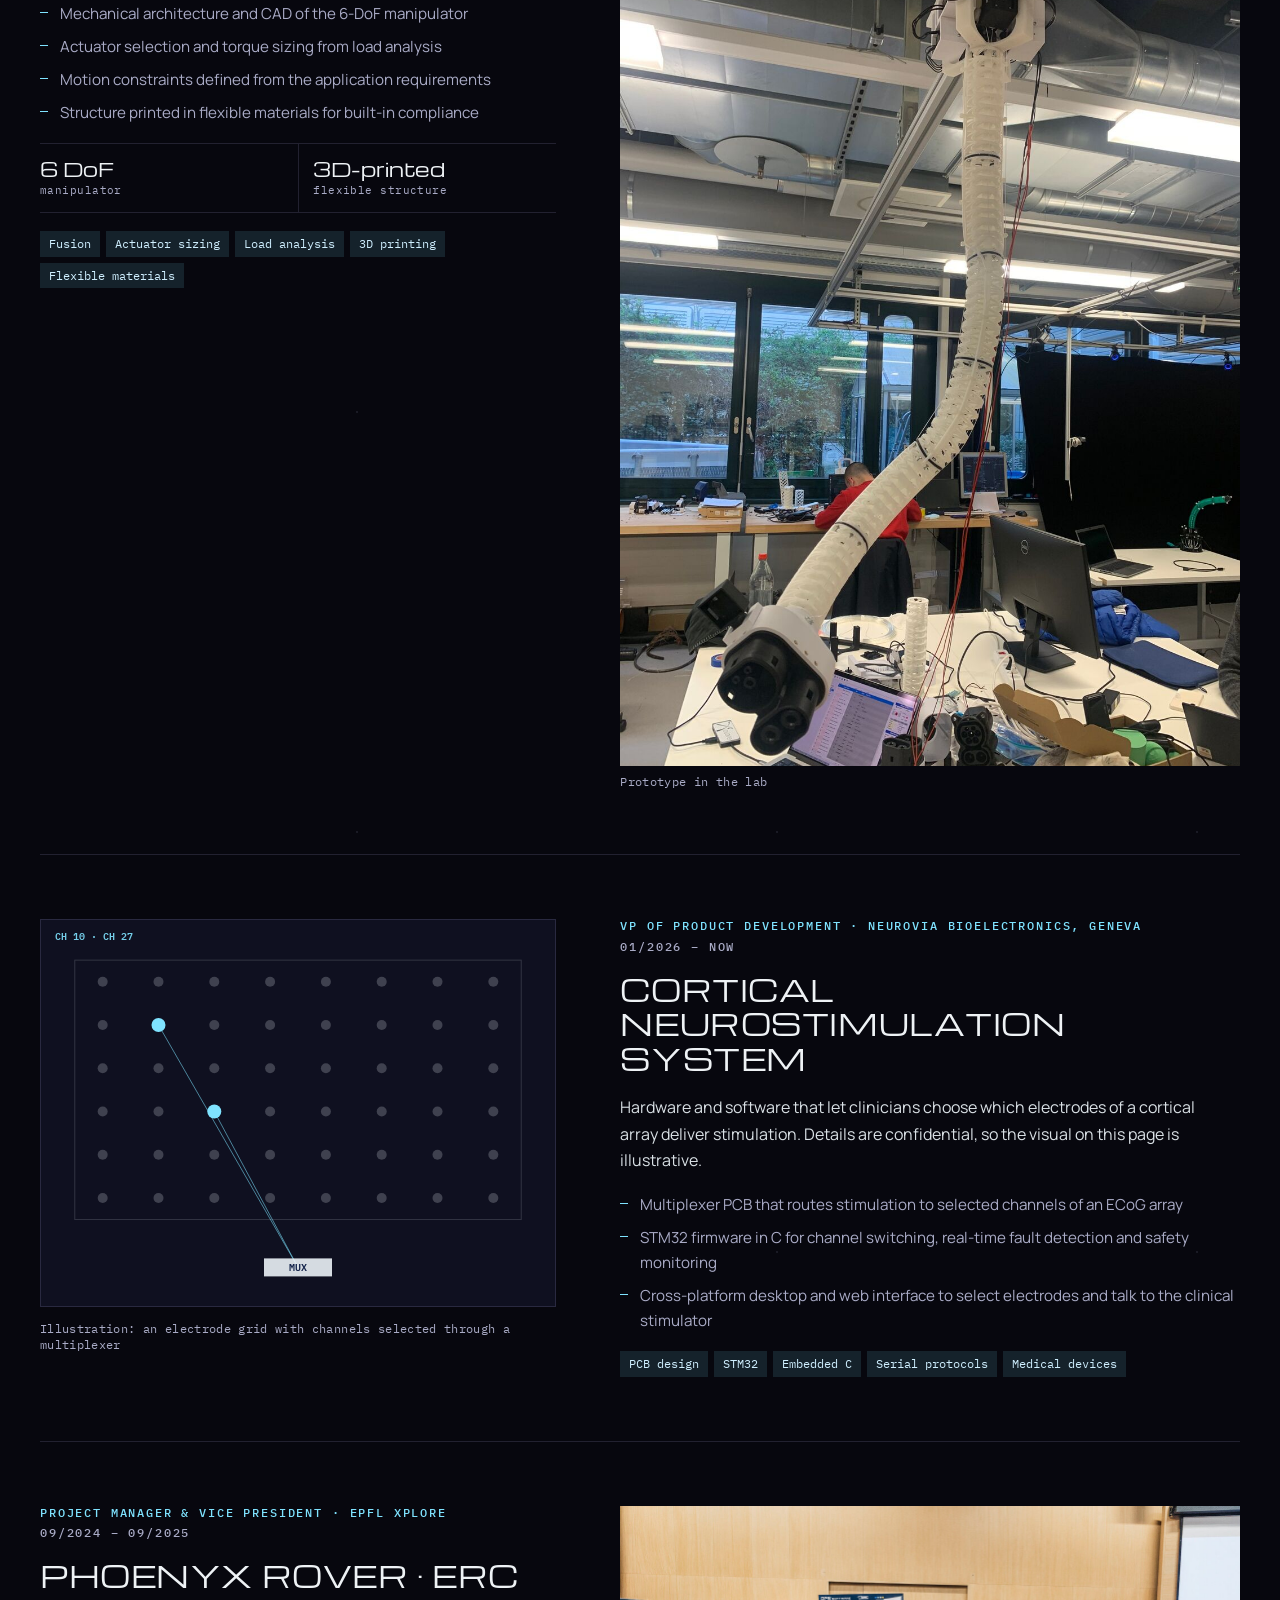
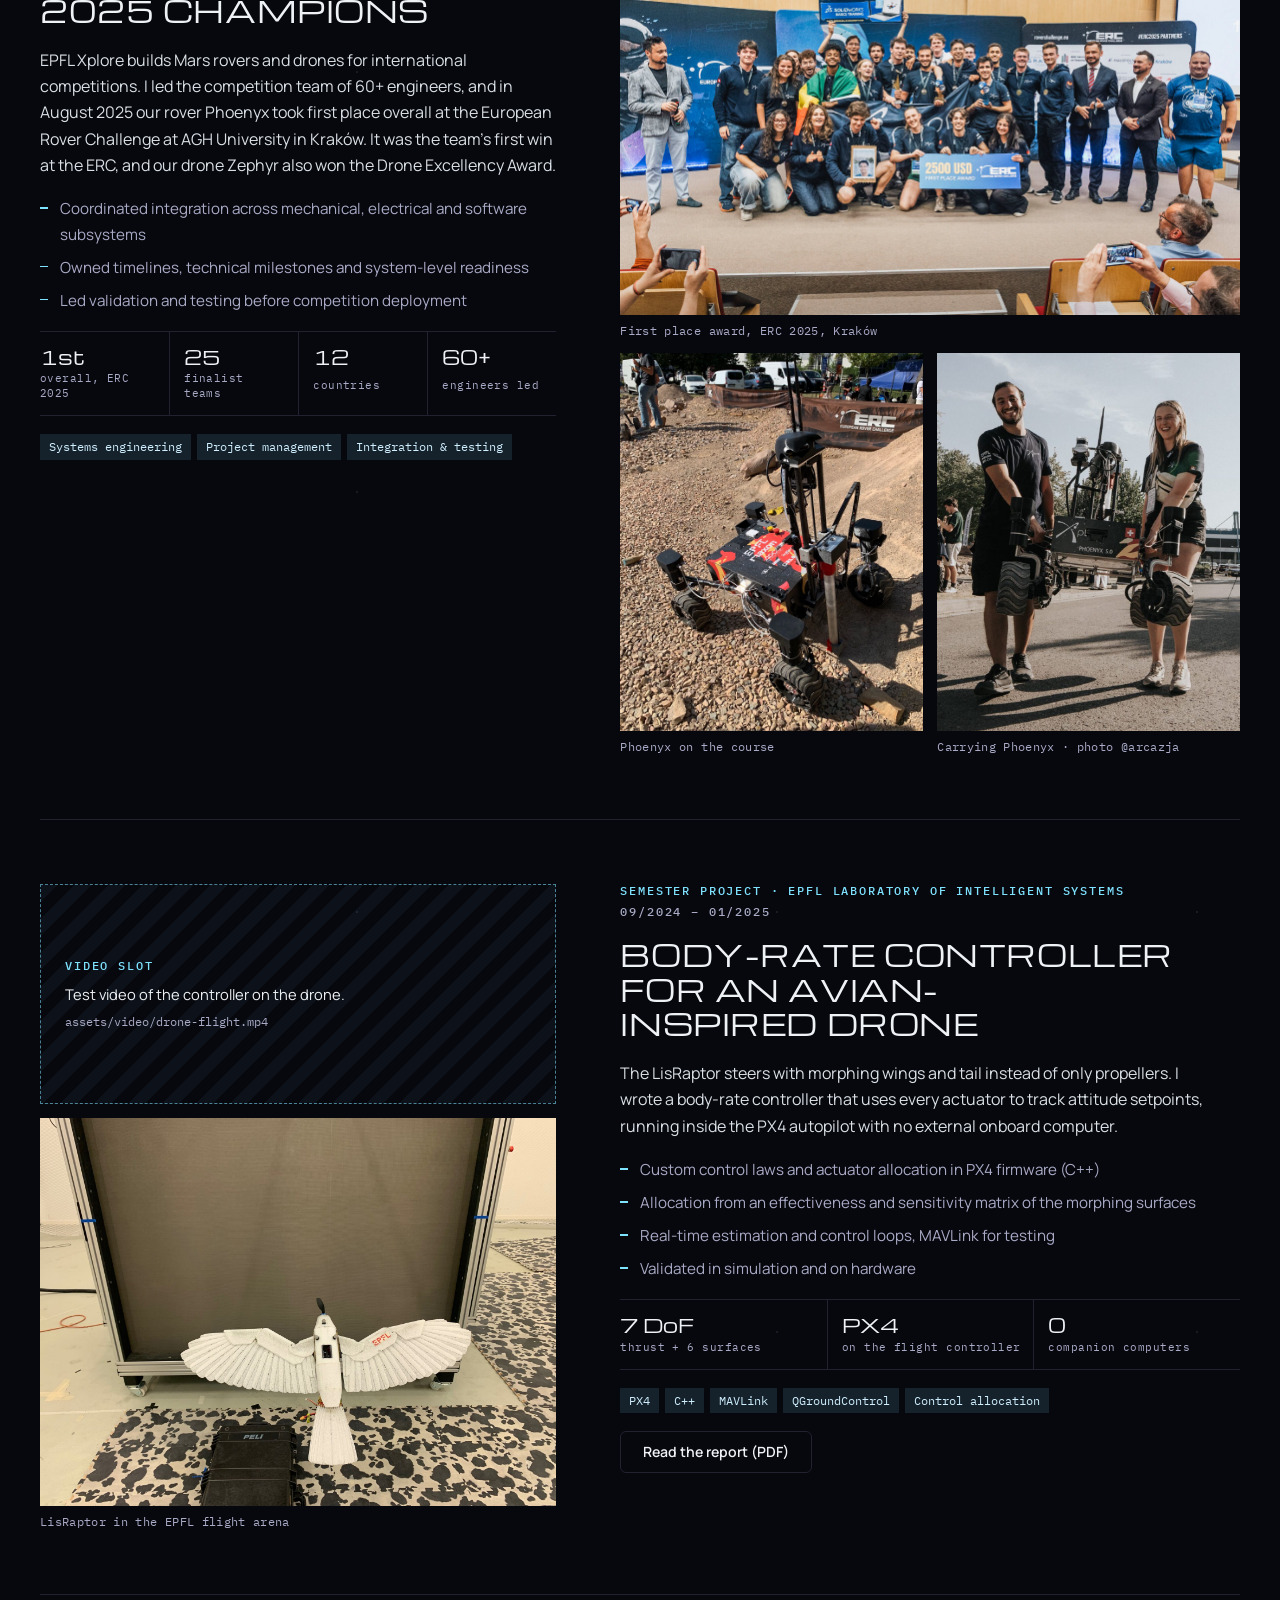
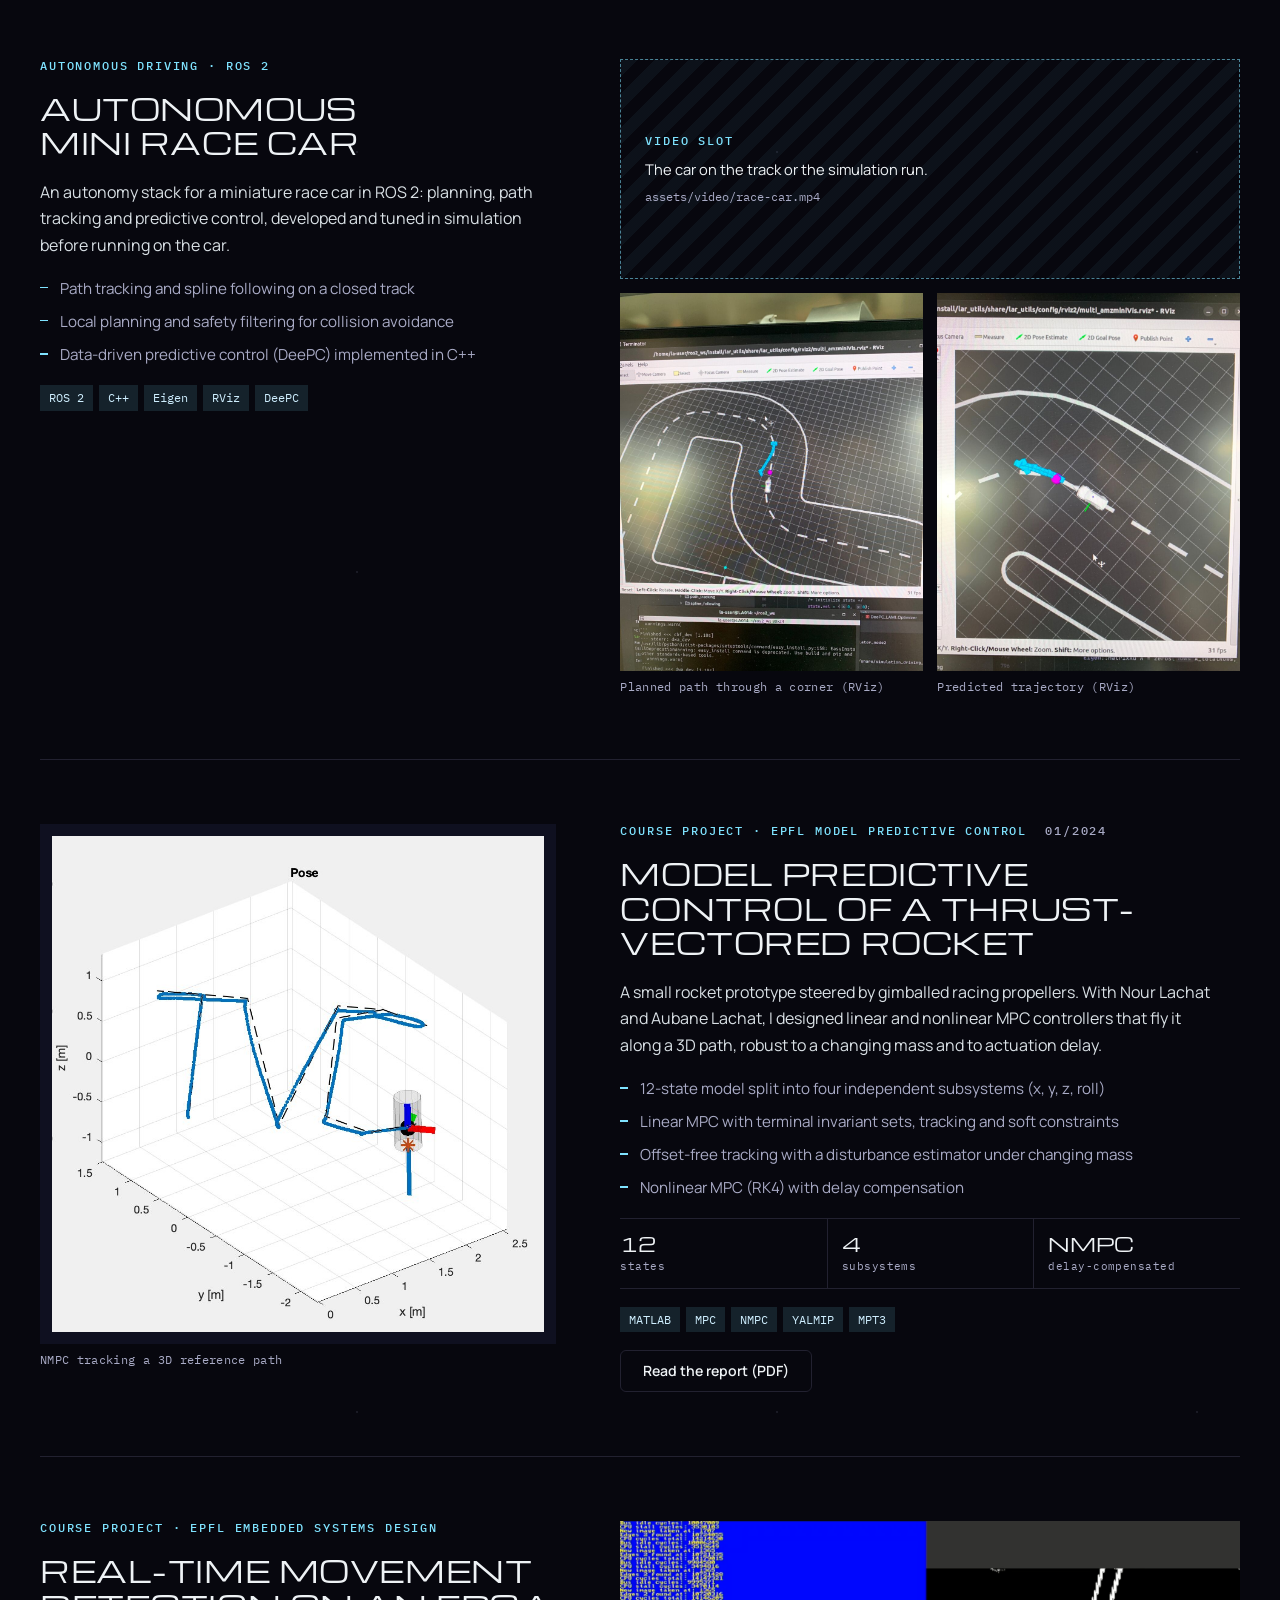
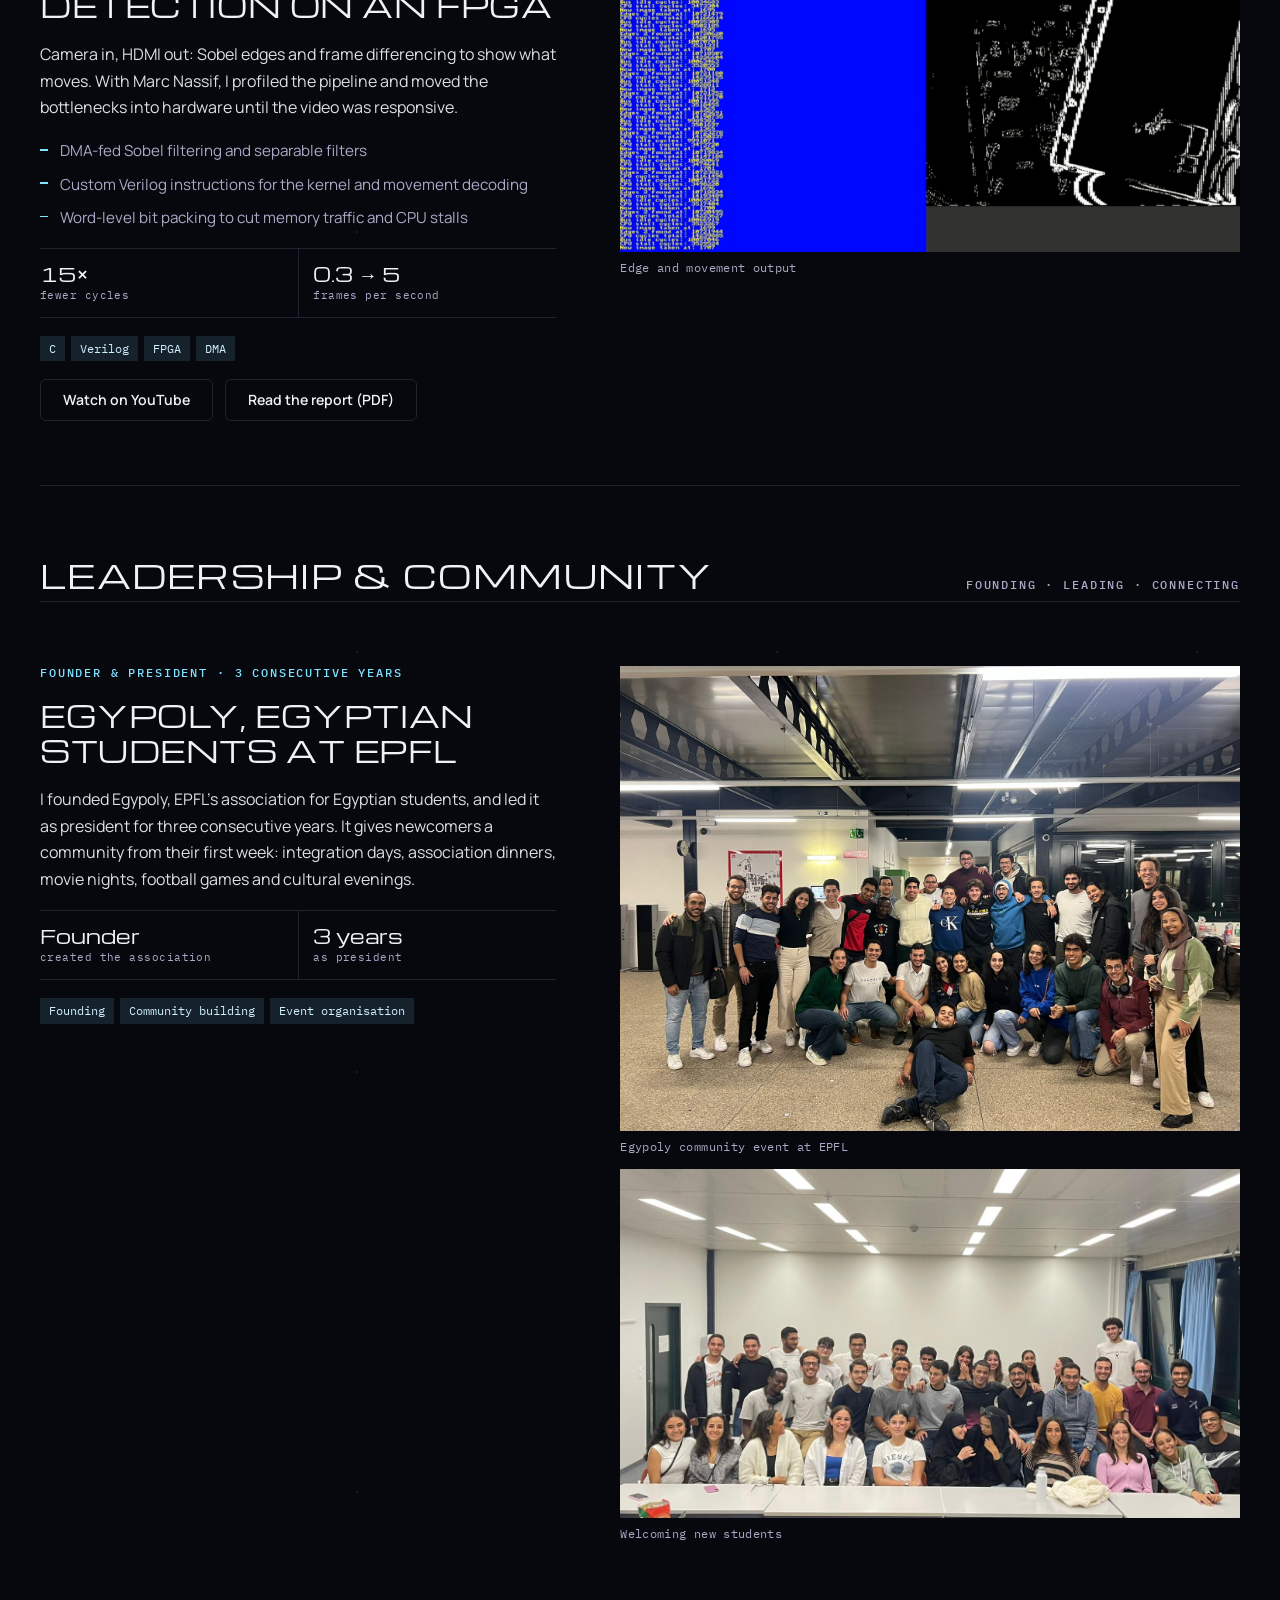
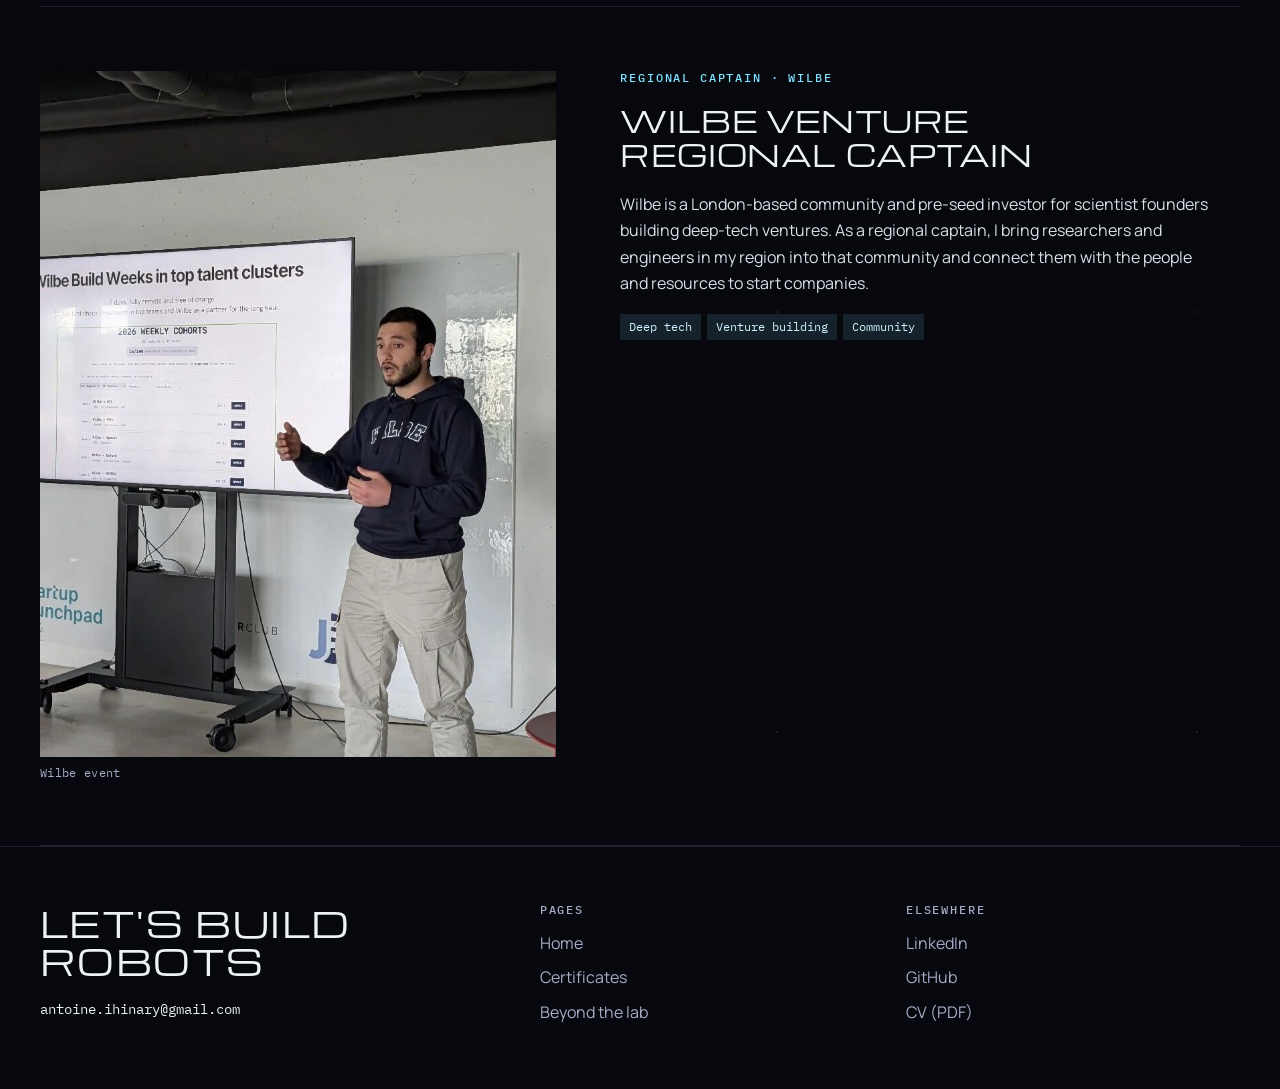
<file: projects.html>
<!doctype html>
<html lang="en">
<head>
<meta charset="utf-8">
<meta name="viewport" content="width=device-width, initial-scale=1, viewport-fit=cover">
<title>Projects · Antoine Hinary</title>
<meta name="description" content="Robotics projects by Antoine Hinary: 6D pose estimation, LLM drone agents, flexible robots, rovers, drones, MPC and embedded systems.">
<link rel="preconnect" href="https://fonts.googleapis.com">
<link rel="preconnect" href="https://fonts.gstatic.com" crossorigin>
<link rel="stylesheet" href="https://fonts.googleapis.com/css2?family=Michroma&family=Manrope:wght@400;500;600;700&family=IBM+Plex+Mono:wght@400;500&display=swap">
<link rel="stylesheet" href="assets/css/site.css?v=3">
</head>
<body>

<nav class="nav" aria-label="Main">
  <a class="brand" href="index.html">ANTOINE HINARY</a>
  <div class="nav-links">
    <a href="index.html">Home</a>
    <a href="projects.html" aria-current="page">Projects</a>
    <a href="certificates.html">Certificates</a>
    <a href="beyond.html">Beyond the lab</a>
  </div>
  <a class="nav-cv" href="reports/Antoine_Hinary_CV.pdf" target="_blank" rel="noopener">Download CV</a>
  <button class="menu-btn" type="button" aria-expanded="false">Menu</button>
</nav>

<header class="page-hero">
  <div class="wrap">
    <p class="eyebrow ice">Projects</p>
    <h1 class="display">Built, flown,<br>driven, docked</h1>
    <p class="lead">Perception, control and hardware projects from EPFL, industry and competition, plus the teams and communities I've led. Reports are linked where they exist.</p>
    <div class="filters" role="group" aria-label="Filter projects">
      <button class="chip" type="button" data-filter="all" aria-pressed="true">All</button>
      <button class="chip" type="button" data-filter="perception" aria-pressed="false">Perception &amp; ML</button>
      <button class="chip" type="button" data-filter="control" aria-pressed="false">Control</button>
      <button class="chip" type="button" data-filter="hardware" aria-pressed="false">Hardware &amp; embedded</button>
      <button class="chip" type="button" data-filter="leadership" aria-pressed="false">Leadership</button>
    </div>
  </div>
</header>

<main class="wrap">

<!-- ================= ENGINEERING ================= -->
<div class="group">
  <div class="group-title"><h2 class="display">Engineering</h2><span class="eyebrow">Robotics · ML · Control · Embedded</span></div>

  <!-- MASTER THESIS -->
  <article class="project" id="thesis" data-tags="perception control">
    <div class="text">
      <div class="ctx"><span class="eyebrow ice">Master thesis · Grivix, Zurich</span><span class="eyebrow">10/2025 – 04/2026</span></div>
      <h3>Synthetic-only 6D pose estimation for robotic megawatt charging</h3>
      <p class="desc">Electric trucks charge at megawatt power through a connector with sub-centimetre tolerances, so plugging in is a job for a robot. I built a monocular RGB pipeline that learns the inlet's 6D pose only from CAD-generated images, then drives a UR5e arm to dock the charger.</p>
      <ul class="points">
        <li>Photorealistic synthetic datasets in BlenderProc with domain randomization and sensor-effect injection</li>
        <li>YOLOv11-Pose keypoints with EPnP + RANSAC, closed-loop visual servoing</li>
        <li>ONNX export and TensorRT acceleration on a Jetson Orin AGX</li>
        <li>More than 300 fully autonomous docking trials on real hardware</li>
      </ul>
      <div class="figs">
        <div class="fig"><b>1.77 mm</b><span>translation error</span></div>
        <div class="fig"><b>4.5°</b><span>rotation error</span></div>
        <div class="fig"><b>94%</b><span>alignment success</span></div>
        <div class="fig"><b>40 ms</b><span>latency, ≈25 FPS</span></div>
      </div>
      <div class="tags"><span>PyTorch</span><span>YOLOv11-Pose</span><span>BlenderProc</span><span>ONNX</span><span>TensorRT</span><span>Jetson Orin</span><span>UR5e</span></div>
      <div class="actions"><a class="btn ghost" href="reports/master-thesis.pdf" target="_blank" rel="noopener">Read the thesis (PDF)</a></div>
    </div>
    <div class="media">
      <figure class="frame"><video src="assets/video/thesis-demo.mp4" poster="assets/img/thesis-demo-poster.jpg" muted loop playsinline controls preload="metadata"></video><span class="readout">DEMO · ALIGN + DOCK</span></figure>
      <div class="g3">
        <figure class="sq"><img src="assets/img/thesis-synthetic-1.jpg" alt="Synthetic render of the charging inlet on rocks" loading="lazy"><figcaption>Synthetic sample</figcaption></figure>
        <figure class="sq"><img src="assets/img/thesis-synthetic-2.jpg" alt="Synthetic render of the charging inlet on a table" loading="lazy"><figcaption>Synthetic sample</figcaption></figure>
        <figure class="sq"><img src="assets/img/thesis-gt-board.jpg" alt="Charging inlet surrounded by ArUco markers" loading="lazy"><figcaption>Ground-truth board</figcaption></figure>
      </div>
      <figure class="wide on-white"><img src="assets/img/thesis-station-cad.jpg" alt="CAD model of the charging station with the robot arm" loading="lazy"><figcaption>Charging station concept (CAD)</figcaption></figure>
    </div>
  </article>

  <!-- SKYPILOT AGENT -->
  <article class="project flip" id="skypilot" data-tags="perception control">
    <div class="text">
      <div class="ctx"><span class="eyebrow ice">Personal project · Open source</span></div>
      <h3>SkyPilot Agent: an LLM that flies a drone</h3>
      <p class="desc">An LLM agent that flies a simulated Crazyflie from plain-language missions like "find the red box". It plans, calls drone tools over MCP, locates objects with its onboard camera, and every command goes through a safety layer that can refuse it and say why. Everything runs locally: the model in Ollama, the physics in PyBullet.</p>
      <ul class="points">
        <li>smolagents CodeAgent driving a FastMCP server: the agent only sees typed tools (takeoff, goto, find_objects, land…), never the simulator</li>
        <li>Safety guard enforcing geofence, altitude, speed, battery and mission-time limits, with the nearest allowed command on refusal</li>
        <li>Colour detection projected to the ground through camera intrinsics, plus a search planner that tiles the geofence</li>
        <li>10-mission benchmark scored on the drone's verified final state, not the agent's own report</li>
      </ul>
      <div class="figs">
        <div class="fig"><b>8/10</b><span>missions, qwen3:8b</span></div>
        <div class="fig"><b>5 → 8</b><span>from clearer tool feedback</span></div>
        <div class="fig"><b>~20 s</b><span>per mission</span></div>
        <div class="fig"><b>100%</b><span>safety checks held</span></div>
      </div>
      <div class="tags"><span>Python</span><span>smolagents</span><span>MCP</span><span>Ollama</span><span>Qwen3</span><span>PyBullet</span><span>Crazyflie</span></div>
      <div class="actions"><a class="btn ghost" href="https://github.com/antoinehinary/skypilot-agent" target="_blank" rel="noopener">View on GitHub</a></div>
    </div>
    <div class="media">
      <figure class="frame"><img src="assets/img/skypilot-find-red-box.gif" alt="Simulated drone searching for and locating a red box from a text mission" loading="lazy"><span class="readout">MISSION · FIND THE RED BOX</span></figure>
      <figure><img src="assets/img/skypilot-square.gif" alt="Simulated drone flying a square pattern commanded in plain language" loading="lazy"><figcaption>Mission: fly a square</figcaption></figure>
    </div>
  </article>

  <!-- FLEXIBLE CHARGING ROBOT -->
  <article class="project" id="flex-robot" data-tags="hardware">
    <div class="text">
      <div class="ctx"><span class="eyebrow ice">Robotics engineer · Grivix, Zurich</span><span class="eyebrow">02/2025 – 10/2025</span></div>
      <h3>Flexible 6-DoF charging robot</h3>
      <p class="desc">A ceiling-mounted robot that brings a full-size charging connector to the vehicle. I led the mechanical architecture in Fusion, dimensioned the actuators, and 3D-printed the structure in flexible materials so the arm stays compliant around people and cars.</p>
      <ul class="points">
        <li>Mechanical architecture and CAD of the 6-DoF manipulator</li>
        <li>Actuator selection and torque sizing from load analysis</li>
        <li>Motion constraints defined from the application requirements</li>
        <li>Structure printed in flexible materials for built-in compliance</li>
      </ul>
      <div class="figs">
        <div class="fig"><b>6 DoF</b><span>manipulator</span></div>
        <div class="fig"><b>3D-printed</b><span>flexible structure</span></div>
      </div>
      <div class="tags"><span>Fusion</span><span>Actuator sizing</span><span>Load analysis</span><span>3D printing</span><span>Flexible materials</span></div>
    </div>
    <div class="media">
      <figure class="slot" data-video="assets/video/flex-robot.mp4" data-caption="The flexible robot in motion">
        <span class="eyebrow">Video slot</span><p>The robot moving the connector.</p><code>assets/video/flex-robot.mp4</code>
      </figure>
      <figure class="cover"><img src="assets/img/flex-robot.jpg" alt="Ceiling-mounted flexible robot arm holding an EV charging connector in the lab" loading="lazy"><figcaption>Prototype in the lab</figcaption></figure>
    </div>
  </article>

  <!-- NEUROVIA -->
  <article class="project flip" id="neurovia" data-tags="hardware">
    <div class="text">
      <div class="ctx"><span class="eyebrow ice">VP of Product Development · Neurovia Bioelectronics, Geneva</span><span class="eyebrow">01/2026 – now</span></div>
      <h3>Cortical neurostimulation system</h3>
      <p class="desc">Hardware and software that let clinicians choose which electrodes of a cortical array deliver stimulation. Details are confidential, so the visual on this page is illustrative.</p>
      <ul class="points">
        <li>Multiplexer PCB that routes stimulation to selected channels of an ECoG array</li>
        <li>STM32 firmware in C for channel switching, real-time fault detection and safety monitoring</li>
        <li>Cross-platform desktop and web interface to select electrodes and talk to the clinical stimulator</li>
      </ul>
      <div class="tags"><span>PCB design</span><span>STM32</span><span>Embedded C</span><span>Serial protocols</span><span>Medical devices</span></div>
    </div>
    <div class="media">
      <figure class="ecog"><canvas id="ecog" aria-label="Illustration of an electrode grid with two channels selected by a multiplexer"></canvas></figure>
      <figcaption>Illustration: an electrode grid with channels selected through a multiplexer</figcaption>
    </div>
  </article>

  <!-- ERC / XPLORE (engineering + leadership) -->
  <article class="project" id="erc" data-tags="leadership hardware">
    <div class="text">
      <div class="ctx"><span class="eyebrow ice">Project Manager &amp; Vice President · EPFL Xplore</span><span class="eyebrow">09/2024 – 09/2025</span></div>
      <h3>Phoenyx rover · ERC 2025 champions</h3>
      <p class="desc">EPFL Xplore builds Mars rovers and drones for international competitions. I led the competition team of 60+ engineers, and in August 2025 our rover Phoenyx took first place overall at the European Rover Challenge at AGH University in Kraków. It was the team's first win at the ERC, and our drone Zephyr also won the Drone Excellency Award.</p>
      <ul class="points">
        <li>Coordinated integration across mechanical, electrical and software subsystems</li>
        <li>Owned timelines, technical milestones and system-level readiness</li>
        <li>Led validation and testing before competition deployment</li>
      </ul>
      <div class="figs">
        <div class="fig"><b>1st</b><span>overall, ERC 2025</span></div>
        <div class="fig"><b>25</b><span>finalist teams</span></div>
        <div class="fig"><b>12</b><span>countries</span></div>
        <div class="fig"><b>60+</b><span>engineers led</span></div>
      </div>
      <div class="tags"><span>Systems engineering</span><span>Project management</span><span>Integration &amp; testing</span></div>
    </div>
    <div class="media">
      <figure><img src="assets/img/erc-winners.jpg" alt="EPFL Xplore team on stage with the first place award at ERC 2025" loading="lazy"><figcaption>First place award, ERC 2025, Kraków</figcaption></figure>
      <div class="g2">
        <figure class="cover"><img src="assets/img/erc-rover-arena.jpg" alt="Phoenyx rover on the Mars-like gravel course" loading="lazy"><figcaption>Phoenyx on the course</figcaption></figure>
        <figure class="cover"><img src="assets/img/erc-team-carry.jpg" alt="Antoine and a teammate carrying the Phoenyx rover" loading="lazy"><figcaption>Carrying Phoenyx · photo @arcazja</figcaption></figure>
      </div>
    </div>
  </article>

  <!-- AVIAN DRONE -->
  <article class="project flip" id="drone" data-tags="control hardware">
    <div class="text">
      <div class="ctx"><span class="eyebrow ice">Semester project · EPFL Laboratory of Intelligent Systems</span><span class="eyebrow">09/2024 – 01/2025</span></div>
      <h3>Body-rate controller for an avian-inspired drone</h3>
      <p class="desc">The LisRaptor steers with morphing wings and tail instead of only propellers. I wrote a body-rate controller that uses every actuator to track attitude setpoints, running inside the PX4 autopilot with no external onboard computer.</p>
      <ul class="points">
        <li>Custom control laws and actuator allocation in PX4 firmware (C++)</li>
        <li>Allocation from an effectiveness and sensitivity matrix of the morphing surfaces</li>
        <li>Real-time estimation and control loops, MAVLink for testing</li>
        <li>Validated in simulation and on hardware</li>
      </ul>
      <div class="figs">
        <div class="fig"><b>7 DoF</b><span>thrust + 6 surfaces</span></div>
        <div class="fig"><b>PX4</b><span>on the flight controller</span></div>
        <div class="fig"><b>0</b><span>companion computers</span></div>
      </div>
      <div class="tags"><span>PX4</span><span>C++</span><span>MAVLink</span><span>QGroundControl</span><span>Control allocation</span></div>
      <div class="actions"><a class="btn ghost" href="reports/avian-drone-body-rate-controller.pdf" target="_blank" rel="noopener">Read the report (PDF)</a></div>
    </div>
    <div class="media">
      <figure class="slot" data-video="assets/video/drone-flight.mp4" data-caption="Controller test: roll through wing sweep">
        <span class="eyebrow">Video slot</span><p>Test video of the controller on the drone.</p><code>assets/video/drone-flight.mp4</code>
      </figure>
      <figure><img src="assets/img/drone-lab.jpg" alt="The avian-inspired drone with spread wings in the flight arena" loading="lazy"><figcaption>LisRaptor in the EPFL flight arena</figcaption></figure>
    </div>
  </article>

  <!-- MINI RACE CAR -->
  <article class="project" id="race-car" data-tags="control">
    <div class="text">
      <div class="ctx"><span class="eyebrow ice">Autonomous driving · ROS 2</span></div>
      <h3>Autonomous mini race car</h3>
      <p class="desc">An autonomy stack for a miniature race car in ROS 2: planning, path tracking and predictive control, developed and tuned in simulation before running on the car.</p>
      <ul class="points">
        <li>Path tracking and spline following on a closed track</li>
        <li>Local planning and safety filtering for collision avoidance</li>
        <li>Data-driven predictive control (DeePC) implemented in C++</li>
      </ul>
      <div class="tags"><span>ROS 2</span><span>C++</span><span>Eigen</span><span>RViz</span><span>DeePC</span></div>
    </div>
    <div class="media">
      <figure class="slot" data-video="assets/video/race-car.mp4" data-caption="The car driving the track">
        <span class="eyebrow">Video slot</span><p>The car on the track or the simulation run.</p><code>assets/video/race-car.mp4</code>
      </figure>
      <div class="g2">
        <figure class="cover"><img src="assets/img/race-car-rviz-2.jpg" alt="RViz view of the car following the planned path on the track" loading="lazy"><figcaption>Planned path through a corner (RViz)</figcaption></figure>
        <figure class="cover"><img src="assets/img/race-car-rviz-1.jpg" alt="RViz view of the car with its predicted trajectory" loading="lazy"><figcaption>Predicted trajectory (RViz)</figcaption></figure>
      </div>
    </div>
  </article>

  <!-- ROCKET MPC -->
  <article class="project flip" id="rocket" data-tags="control">
    <div class="text">
      <div class="ctx"><span class="eyebrow ice">Course project · EPFL Model Predictive Control</span><span class="eyebrow">01/2024</span></div>
      <h3>Model predictive control of a thrust-vectored rocket</h3>
      <p class="desc">A small rocket prototype steered by gimballed racing propellers. With Nour Lachat and Aubane Lachat, I designed linear and nonlinear MPC controllers that fly it along a 3D path, robust to a changing mass and to actuation delay.</p>
      <ul class="points">
        <li>12-state model split into four independent subsystems (x, y, z, roll)</li>
        <li>Linear MPC with terminal invariant sets, tracking and soft constraints</li>
        <li>Offset-free tracking with a disturbance estimator under changing mass</li>
        <li>Nonlinear MPC (RK4) with delay compensation</li>
      </ul>
      <div class="figs">
        <div class="fig"><b>12</b><span>states</span></div>
        <div class="fig"><b>4</b><span>subsystems</span></div>
        <div class="fig"><b>NMPC</b><span>delay-compensated</span></div>
      </div>
      <div class="tags"><span>MATLAB</span><span>MPC</span><span>NMPC</span><span>YALMIP</span><span>MPT3</span></div>
      <div class="actions"><a class="btn ghost" href="reports/rocket-mpc.pdf" target="_blank" rel="noopener">Read the report (PDF)</a></div>
    </div>
    <div class="media">
      <figure class="on-white"><img src="assets/img/rocket-trajectory.jpg" alt="3D plot of the rocket tracking a reference path" loading="lazy"><figcaption>NMPC tracking a 3D reference path</figcaption></figure>
    </div>
  </article>

  <!-- FPGA -->
  <article class="project" id="fpga" data-tags="hardware perception">
    <div class="text">
      <div class="ctx"><span class="eyebrow ice">Course project · EPFL Embedded Systems Design</span></div>
      <h3>Real-time movement detection on an FPGA</h3>
      <p class="desc">Camera in, HDMI out: Sobel edges and frame differencing to show what moves. With Marc Nassif, I profiled the pipeline and moved the bottlenecks into hardware until the video was responsive.</p>
      <ul class="points">
        <li>DMA-fed Sobel filtering and separable filters</li>
        <li>Custom Verilog instructions for the kernel and movement decoding</li>
        <li>Word-level bit packing to cut memory traffic and CPU stalls</li>
      </ul>
      <div class="figs">
        <div class="fig"><b>15×</b><span>fewer cycles</span></div>
        <div class="fig"><b>0.3 → 5</b><span>frames per second</span></div>
      </div>
      <div class="tags"><span>C</span><span>Verilog</span><span>FPGA</span><span>DMA</span></div>
      <div class="actions">
        <a class="btn ghost" href="https://youtu.be/5rFBaMkaR-A" target="_blank" rel="noopener">Watch on YouTube</a>
        <a class="btn ghost" href="reports/fpga-movement-detection.pdf" target="_blank" rel="noopener">Read the report (PDF)</a>
      </div>
    </div>
    <div class="media">
      <figure class="slot" data-img="assets/img/fpga-demo.jpg" data-caption="Edge and movement output">
        <span class="eyebrow">Image slot</span><p>A frame from the YouTube demo or a photo of the board.</p><code>assets/img/fpga-demo.jpg</code>
      </figure>
    </div>
  </article>
</div>

<!-- ================= LEADERSHIP ================= -->
<div class="group">
  <div class="group-title"><h2 class="display">Leadership &amp; community</h2><span class="eyebrow">Founding · Leading · Connecting</span></div>

  <article class="project" id="egypoly" data-tags="leadership">
    <div class="text">
      <div class="ctx"><span class="eyebrow ice">Founder &amp; President · 3 consecutive years</span></div>
      <h3>Egypoly, Egyptian students at EPFL</h3>
      <p class="desc">I founded Egypoly, EPFL's association for Egyptian students, and led it as president for three consecutive years. It gives newcomers a community from their first week: integration days, association dinners, movie nights, football games and cultural evenings.</p>
      <div class="figs">
        <div class="fig"><b>Founder</b><span>created the association</span></div>
        <div class="fig"><b>3 years</b><span>as president</span></div>
      </div>
      <div class="tags"><span>Founding</span><span>Community building</span><span>Event organisation</span></div>
    </div>
    <div class="media">
      <figure><img src="assets/img/egypoly-community.jpg" alt="Egypoly members gathered at an EPFL event" loading="lazy"><figcaption>Egypoly community event at EPFL</figcaption></figure>
      <figure><img src="assets/img/egypoly-event.jpg" alt="Egypoly members in an EPFL classroom" loading="lazy"><figcaption>Welcoming new students</figcaption></figure>
    </div>
  </article>

  <article class="project flip" id="wilbe" data-tags="leadership">
    <div class="text">
      <div class="ctx"><span class="eyebrow ice">Regional Captain · Wilbe</span></div>
      <h3>Wilbe Venture regional captain</h3>
      <p class="desc">Wilbe is a London-based community and pre-seed investor for scientist founders building deep-tech ventures. As a regional captain, I bring researchers and engineers in my region into that community and connect them with the people and resources to start companies.</p>
      <div class="tags"><span>Deep tech</span><span>Venture building</span><span>Community</span></div>
    </div>
    <div class="media">
      <figure class="slot" data-img="assets/img/wilbe.jpg" data-caption="Wilbe event">
        <span class="eyebrow">Image slot</span><p>A photo from a Wilbe event you organised or attended.</p><code>assets/img/wilbe.jpg</code>
      </figure>
    </div>
  </article>
</div>

</main>

<footer>
  <div class="wrap foot">
    <div style="display:grid; gap:14px">
      <h2 class="display">Let's build robots</h2>
      <p class="copy">antoine.ihinary@gmail.com</p>
    </div>
    <div><p class="eyebrow">Pages</p><ul><li><a href="index.html">Home</a></li><li><a href="certificates.html">Certificates</a></li><li><a href="beyond.html">Beyond the lab</a></li></ul></div>
    <div><p class="eyebrow">Elsewhere</p><ul>
      <li><a href="https://www.linkedin.com/in/antoine-hinary/" target="_blank" rel="noopener">LinkedIn</a></li>
      <li><a href="https://github.com/antoinehinary" target="_blank" rel="noopener">GitHub</a></li>
      <li><a href="reports/Antoine_Hinary_CV.pdf" target="_blank" rel="noopener">CV (PDF)</a></li>
    </ul></div>
  </div>
</footer>

<script src="assets/js/site.js?v=3"></script>
</body>
</html>
</file>
<file: assets/css/site.css>
/* Layout: cinematic, full-bleed dark bands (product-reveal style). Each band = media + one statement + two actions.
   Inner content sits in .wrap with the side gutter. HUD details (mono readouts, corner brackets) carry the robotics identity. */
:root{
  --void:#07070e;          /* page ground: deep space */
  --panel:#0f1020;         /* raised bands */
  --panel-2:#15172b;       /* cards */
  --line:rgba(200,190,255,.14);
  --text:#eef2f5;
  --dim:#a9abc6;
  --ice:#7fe3ff;           /* perception / keypoint accent */
  --ice-soft:rgba(127,227,255,.12);
  --f-display:"Michroma","Eurostile","Arial Black",sans-serif;
  --f-body:"Manrope","Segoe UI",Roboto,Helvetica,Arial,sans-serif;
  --f-mono:"IBM Plex Mono",ui-monospace,Menlo,Consolas,monospace;
  --gut-l:max(20px, env(safe-area-inset-left, 0px));
  --gut-r:max(20px, env(safe-area-inset-right, 0px));
  --nav-h:60px;
  color-scheme:dark;
}
*{box-sizing:border-box}
/* Nebula: violet / deep blue / magenta glows over near-black, fixed so it reads as one sky while scrolling */
html::before{content:""; position:fixed; inset:0; z-index:-2; pointer-events:none; background:
  radial-gradient(70% 55% at 85% 5%, rgba(124,77,255,.22), transparent 70%),
  radial-gradient(60% 50% at 5% 95%, rgba(47,91,255,.18), transparent 70%),
  radial-gradient(45% 35% at 55% 55%, rgba(190,60,220,.07), transparent 70%),
  linear-gradient(180deg, #07070e, #0b0a18 55%, #07070e)}
html{background:var(--void)}
body{margin:0; background:radial-gradient(1px 1px at 20% 30%, rgba(255,255,255,.55), transparent 60%), radial-gradient(1px 1px at 70% 15%, rgba(255,255,255,.4), transparent 60%), radial-gradient(1.5px 1.5px at 85% 60%, rgba(200,210,255,.45), transparent 60%), radial-gradient(1px 1px at 40% 80%, rgba(255,255,255,.35), transparent 60%), radial-gradient(1px 1px at 10% 65%, rgba(220,200,255,.4), transparent 60%); background-size:420px 420px; color:var(--text); font:400 16px/1.65 var(--f-body); -webkit-font-smoothing:antialiased; overflow-x:hidden}
img{max-width:100%}
[hidden]{display:none !important}
a{color:inherit}
p{margin:0}
h1,h2,h3,h4{margin:0; font-weight:400; text-wrap:balance}
:focus-visible{outline:2px solid var(--ice); outline-offset:3px}
.wrap{max-width:1240px; margin:0 auto; padding-left:var(--gut-l); padding-right:var(--gut-r)}
.mono{font-family:var(--f-mono)}
.eyebrow{font:500 .72rem/1.3 var(--f-mono); letter-spacing:.16em; text-transform:uppercase; color:var(--dim)}
.eyebrow.ice{color:var(--ice)}
.display{font-family:var(--f-display); text-transform:uppercase; letter-spacing:.04em; line-height:1.08}
.lead{font-size:clamp(1.05rem,1.6vw,1.25rem); color:var(--text); max-width:62ch; line-height:1.7}
.muted{color:var(--dim)}

/* ---------- Navigation ---------- */
body::before{content:""; position:fixed; inset:0 0 auto; height:env(safe-area-inset-top,0px); z-index:60; background:rgba(7,7,14,.85)}
.nav{position:fixed; top:env(safe-area-inset-top,0px); left:0; right:0; z-index:50; height:var(--nav-h);
  display:flex; align-items:center; justify-content:space-between; gap:16px;
  padding-left:var(--gut-l); padding-right:var(--gut-r);
  background:linear-gradient(rgba(7,7,14,.78), rgba(7,7,14,.45)); backdrop-filter:blur(14px); -webkit-backdrop-filter:blur(14px);
  border-bottom:1px solid rgba(255,255,255,.06)}
.brand{font:400 .8rem/1 var(--f-display); letter-spacing:.22em; text-decoration:none; white-space:nowrap}
.nav-links{display:flex; gap:4px}
.nav-links a, .nav-cv{font:600 .84rem/1 var(--f-body); text-decoration:none; padding:10px 14px; border-radius:6px; color:var(--text); transition:background .2s}
.nav-links a:hover, .nav-cv:hover{background:rgba(255,255,255,.08)}
.nav-links a[aria-current="page"]{background:rgba(255,255,255,.1)}
.nav-cv{border:1px solid var(--line)}
.menu-btn{display:none; background:none; border:1px solid var(--line); color:var(--text); font:600 .82rem var(--f-body); padding:9px 14px; border-radius:6px; cursor:pointer}
@media (max-width:820px){
  .menu-btn{display:block}
  .nav-cv{display:none}
  .nav-links{position:fixed; top:calc(var(--nav-h) + env(safe-area-inset-top,0px)); left:0; right:0; flex-direction:column; gap:0;
    background:rgba(7,7,14,.97); border-bottom:1px solid var(--line); padding:8px var(--gut-r) 16px var(--gut-l)}
  .nav-links a{padding:14px 4px; font-size:1rem; border-radius:0; border-bottom:1px solid var(--line)}
  .nav:not(.open) .nav-links{display:none}
}

/* ---------- Buttons (product-launch style) ---------- */
.actions{display:flex; flex-wrap:wrap; gap:12px}
.btn{display:inline-flex; align-items:center; justify-content:center; min-width:210px; height:42px; padding:0 22px; border-radius:6px;
  font:600 .88rem/1 var(--f-body); text-decoration:none; transition:background .2s, color .2s, border-color .2s; border:1px solid transparent; cursor:pointer}
.btn.light{background:rgba(244,244,244,.92); color:#07070e}
.btn.light:hover{background:#fff}
.btn.dark{background:rgba(28,26,52,.78); color:#fff; border-color:rgba(255,255,255,.14)}
.btn.dark:hover{background:rgba(45,74,135,.9)}
.btn.ghost{background:transparent; color:var(--text); border-color:var(--line); min-width:0}
.btn.ghost:hover{border-color:var(--ice); color:var(--ice)}
@media (max-width:480px){ .actions .btn{flex:1 1 100%; min-width:0} }
@media (max-width:820px){ .hero-inner{padding-top:calc(var(--nav-h) + 38svh)} }

/* ---------- Hero ---------- */
.hero{position:relative; min-height:min(92svh,920px); display:grid; align-items:end; overflow:hidden; background:var(--void); isolation:isolate}
.hero canvas{position:absolute; inset:0; width:100%; height:100%; z-index:-2}
.hero::after{content:""; position:absolute; inset:0; z-index:-1; background:radial-gradient(120% 80% at 20% 90%, rgba(7,7,14,.9), rgba(7,7,14,0) 60%), linear-gradient(transparent 70%, var(--void))}
.hero-inner{padding-block:calc(var(--nav-h) + 80px) 40px; display:grid; gap:26px; width:100%}
.hero h1{font-size:clamp(2.6rem,8.4vw,7.4rem); line-height:.98; letter-spacing:.02em}
.hero .tag{font:500 clamp(1.1rem,2.2vw,1.6rem)/1.35 var(--f-body); max-width:30ch}
.hero .tag b{color:var(--ice); font-weight:600}
.hud{display:flex; flex-wrap:wrap; gap:8px 28px; padding-top:18px; border-top:1px solid var(--line)}
.hud span{font:400 .72rem/1.4 var(--f-mono); letter-spacing:.08em; color:var(--dim); text-transform:uppercase}
.hud b{color:var(--text); font-weight:500}
.hud .live{color:var(--ice)}

/* page heroes (non-home) */
.page-hero{padding-block:calc(var(--nav-h) + 90px) 48px; border-bottom:1px solid var(--line)}
.page-hero h1{font-size:clamp(2rem,6vw,4.6rem); margin-top:14px}
.page-hero .lead{margin-top:20px}

/* ---------- Stats strip ---------- */
.stats{display:grid; grid-template-columns:repeat(4,minmax(0,1fr)); border-top:1px solid var(--line); border-bottom:1px solid var(--line)}
.stat{padding:28px 20px 26px 0; display:grid; gap:6px}
.stat + .stat{padding-left:20px; border-left:1px solid var(--line)}
.stat b{font:400 clamp(1.5rem,3.2vw,2.5rem)/1 var(--f-display); font-variant-numeric:tabular-nums}
.stat span{font-size:.88rem; color:var(--dim); line-height:1.4}
@media (max-width:760px){
  .stats{grid-template-columns:repeat(2,minmax(0,1fr))}
  .stat:nth-child(3){padding-left:0; border-left:0}
  .stat:nth-child(n+3){border-top:1px solid var(--line)}
}

/* ---------- Sections ---------- */
.section{padding-block:clamp(72px,10vw,128px)}
.section.tight{padding-block:56px}
.section-head{display:grid; gap:14px; margin-bottom:44px}
.section-head h2{font-size:clamp(1.6rem,3.6vw,2.8rem)}
.split{display:grid; grid-template-columns:minmax(0,1fr) minmax(0,1fr); gap:clamp(28px,5vw,72px); align-items:center}
@media (max-width:860px){ .split{grid-template-columns:minmax(0,1fr)} }

/* Full-bleed feature band */
.band{position:relative; min-height:min(88svh,860px); display:grid; grid-template-rows:auto 1fr auto; overflow:hidden; isolation:isolate}
.band > img, .band > video{position:absolute; inset:0; width:100%; height:100%; object-fit:cover; z-index:-2}
.band::after{content:""; position:absolute; inset:0; z-index:-1; background:linear-gradient(rgba(7,7,14,.82), rgba(7,7,14,.25) 34%, rgba(7,7,14,.1) 62%, rgba(7,7,14,.85))}
.band .top, .band .bottom{text-shadow:0 1px 18px rgba(0,0,0,.55)}
.band .top{padding-block:clamp(70px,10vw,110px) 0; text-align:center; display:grid; gap:12px; justify-items:center}
.band h2{font-size:clamp(1.7rem,4.6vw,3.6rem)}
.band .sub{font-size:clamp(1rem,1.5vw,1.15rem); max-width:52ch; color:#e7ecef}
.band .bottom{padding-block:0 clamp(40px,6vw,64px); display:grid; gap:22px; justify-items:center}
.band .bottom .actions{justify-content:center}
.band .credit{position:absolute; right:var(--gut-r); bottom:12px; font:400 .66rem var(--f-mono); color:rgba(255,255,255,.55)}
.band-figs{display:flex; flex-wrap:wrap; justify-content:center; gap:10px 40px}
.band-figs div{display:grid; justify-items:center; gap:2px}
.band-figs b{font:400 clamp(1.2rem,2.4vw,1.7rem)/1.1 var(--f-display)}
.band-figs span{font:400 .72rem var(--f-mono); letter-spacing:.08em; text-transform:uppercase; color:#d5dde3}

/* ---------- HUD frame for media ---------- */
.frame{position:relative; padding:10px}
.frame::before, .frame::after{content:""; position:absolute; width:22px; height:22px; border-color:var(--ice); border-style:solid; pointer-events:none}
.frame::before{top:0; left:0; border-width:1.5px 0 0 1.5px}
.frame::after{bottom:0; right:0; border-width:0 1.5px 1.5px 0}
.frame img, .frame video{display:block; width:100%; height:auto; background:var(--panel)}
.frame .readout{position:absolute; left:20px; bottom:20px; font:500 .68rem/1.3 var(--f-mono); letter-spacing:.08em; color:var(--ice); background:rgba(7,7,14,.72); padding:6px 8px}

/* ---------- Roadmap ---------- */
.roadmap{overflow-x:auto; scroll-snap-type:x mandatory; padding-bottom:12px; scrollbar-width:thin}
.roadmap ol{list-style:none; margin:0; padding:0; display:grid; grid-auto-flow:column; grid-auto-columns:minmax(230px,1fr); min-width:max-content}
.roadmap li{scroll-snap-align:start; position:relative; padding:34px 22px 0 0; border-top:1px solid var(--line); display:grid; gap:8px; align-content:start}
.roadmap li::before{content:""; position:absolute; top:-5px; left:0; width:9px; height:9px; background:var(--text); border-radius:50%}
.roadmap li.next::before{background:transparent; border:1.5px solid var(--ice)}
.roadmap li.next{border-top-style:dashed}
.roadmap .when{font:500 .74rem var(--f-mono); letter-spacing:.1em; color:var(--ice)}
.roadmap h3{font:600 1.02rem/1.35 var(--f-body)}
.roadmap p{font-size:.9rem; color:var(--dim); line-height:1.5}

/* ---------- Cards (education, certificates) ---------- */
.cards{display:grid; grid-template-columns:repeat(auto-fit,minmax(min(100%,320px),1fr)); gap:16px}
.card{background:var(--panel-2); border:1px solid var(--line); padding:28px; display:grid; gap:12px; align-content:start}
.card h3{font:400 1.15rem/1.3 var(--f-display); text-transform:uppercase; letter-spacing:.03em}
.card .meta{display:flex; flex-wrap:wrap; gap:6px 18px}
.card p{color:var(--dim)}
.status{display:inline-flex; width:max-content; font:500 .68rem/1 var(--f-mono); letter-spacing:.12em; text-transform:uppercase; padding:6px 8px; border:1px solid var(--line); color:var(--dim)}
.status.done{color:var(--void); background:var(--ice); border-color:var(--ice)}
.status.prog{color:var(--ice); border-color:var(--ice)}

/* ---------- Languages ---------- */
.langs{display:grid; gap:0; border-top:1px solid var(--line)}
.lang{display:grid; grid-template-columns:140px minmax(0,1fr) 170px; gap:20px; align-items:center; padding-block:18px; border-bottom:1px solid var(--line)}
.lang b{font:400 .95rem var(--f-display); text-transform:uppercase; letter-spacing:.06em}
.meter{height:3px; background:var(--line); position:relative}
.meter i{position:absolute; inset:0 auto 0 0; background:var(--text)}
.lang span{font:400 .78rem var(--f-mono); color:var(--dim); text-align:right}
@media (max-width:560px){ .lang{grid-template-columns:minmax(0,1fr) auto} .lang .meter{grid-column:1 / -1; order:3} }

/* ---------- Projects ---------- */
.filters{display:flex; flex-wrap:wrap; gap:8px; margin-top:28px}
.chip{font:500 .78rem/1 var(--f-mono); letter-spacing:.06em; padding:10px 14px; border-radius:999px; border:1px solid var(--line); background:transparent; color:var(--text); cursor:pointer}
.chip[aria-pressed="true"]{background:var(--text); color:var(--void); border-color:var(--text)}
.group-title{display:flex; align-items:baseline; justify-content:space-between; gap:12px; padding-block:72px 8px; border-bottom:1px solid var(--line)}
.group-title h2{font-size:clamp(1.3rem,2.8vw,2rem)}
.project{display:grid; grid-template-columns:minmax(0,1fr) minmax(0,1.2fr); gap:clamp(28px,5vw,64px); padding-block:64px; border-bottom:1px solid var(--line); align-items:start}
.project.flip .text{order:2}
.project .text{display:grid; gap:18px; min-width:0; position:sticky; top:calc(var(--nav-h) + 24px)}
.project h3{font:400 clamp(1.25rem,2.4vw,1.8rem)/1.2 var(--f-display); text-transform:uppercase; letter-spacing:.02em}
.project .ctx{display:flex; flex-wrap:wrap; gap:6px 18px}
.project .desc{color:#d9e0e5; max-width:60ch}
.points{margin:0; padding:0; list-style:none; display:grid; gap:8px}
.points li{position:relative; padding-left:20px; color:var(--dim); font-size:.95rem}
.points li::before{content:""; position:absolute; left:0; top:.72em; width:8px; height:1.5px; background:var(--ice)}
.figs{display:grid; grid-template-columns:repeat(auto-fit,minmax(120px,1fr)); border-top:1px solid var(--line); border-bottom:1px solid var(--line)}
.fig{padding:14px 12px 14px 0; display:grid; gap:4px}
.fig + .fig{padding-left:14px; border-left:1px solid var(--line)}
.fig b{font:400 1.2rem/1.1 var(--f-display); font-variant-numeric:tabular-nums}
.fig span{font:400 .7rem/1.35 var(--f-mono); color:var(--dim); letter-spacing:.04em}
.tags{display:flex; flex-wrap:wrap; gap:6px}
.tags span{font:400 .72rem/1 var(--f-mono); padding:7px 9px; background:var(--ice-soft); color:#cfefff}
.media{display:grid; gap:14px; min-width:0}
.media figure{margin:0; display:grid; gap:8px}
.media figure img, .media figure video{display:block; width:100%; height:auto; background:var(--panel)}
figcaption{font:400 .72rem/1.4 var(--f-mono); color:var(--dim); letter-spacing:.03em}
.g2{display:grid; grid-template-columns:repeat(2,minmax(0,1fr)); gap:14px}
.g3{display:grid; grid-template-columns:repeat(3,minmax(0,1fr)); gap:14px}
.cover img{aspect-ratio:4/5; object-fit:cover}
.sq img{aspect-ratio:1; object-fit:cover}
.wide img{aspect-ratio:16/10; object-fit:cover}
.on-white img{background:#fff; padding:12px}
@media (max-width:900px){
  .project, .project.flip{grid-template-columns:minmax(0,1fr)}
  .project.flip .text{order:0}
  .project .text{position:static}
}
@media (max-width:520px){ .g3{grid-template-columns:repeat(2,minmax(0,1fr))} }

/* Neurovia electrode visual */
.ecog{background:var(--panel); border:1px solid var(--line)}
.ecog canvas{display:block; width:100%; height:auto; aspect-ratio:4/3}

/* ---------- Media slots (auto-replaced when the file exists) ---------- */
.slot{border:1px dashed rgba(127,227,255,.55); background:repeating-linear-gradient(135deg, rgba(127,227,255,.05) 0 12px, transparent 12px 24px);
  min-height:220px; display:grid; align-content:center; justify-items:start; gap:8px; padding:24px}
.slot .eyebrow{color:var(--ice)}
.slot p{font-size:.92rem; color:var(--text); max-width:42ch}
.slot code{font:400 .76rem var(--f-mono); color:var(--dim); word-break:break-all}
.slots-hidden .slot{display:none}

/* ---------- Beyond ---------- */
.events{display:grid; border-top:1px solid var(--line)}
.event{display:grid; grid-template-columns:110px minmax(0,1fr) auto; gap:20px; align-items:baseline; padding-block:22px; border-bottom:1px solid var(--line)}
.event .yr{font:400 1.3rem var(--f-display)}
.event h3{font:600 1.08rem/1.35 var(--f-body)}
.event span.where{font:400 .8rem var(--f-mono); color:var(--dim); text-align:right}
@media (max-width:600px){ .event{grid-template-columns:70px minmax(0,1fr)} .event span.where{grid-column:2; text-align:left} }
.bignum{font:400 clamp(4rem,14vw,10rem)/.9 var(--f-display); letter-spacing:-.02em}
.bignum small{font-size:.22em; letter-spacing:.12em; color:var(--dim); display:block; margin-top:14px}

/* ---------- Footer ---------- */
footer{border-top:1px solid var(--line); padding-block:56px 64px; margin-top:0}
.foot{display:grid; grid-template-columns:minmax(0,1.4fr) repeat(2,minmax(0,1fr)); gap:32px}
.foot h2{font-size:clamp(1.4rem,3vw,2.2rem)}
.foot ul{list-style:none; padding:0; margin:12px 0 0; display:grid; gap:8px}
.foot a{text-decoration:none; color:var(--dim)}
.foot a:hover{color:var(--ice)}
.copy{user-select:all; font:400 .9rem var(--f-mono)}
@media (max-width:760px){ .foot{grid-template-columns:minmax(0,1fr)} }

@media (prefers-reduced-motion:reduce){ *{transition:none!important; scroll-behavior:auto!important} }
</file>
